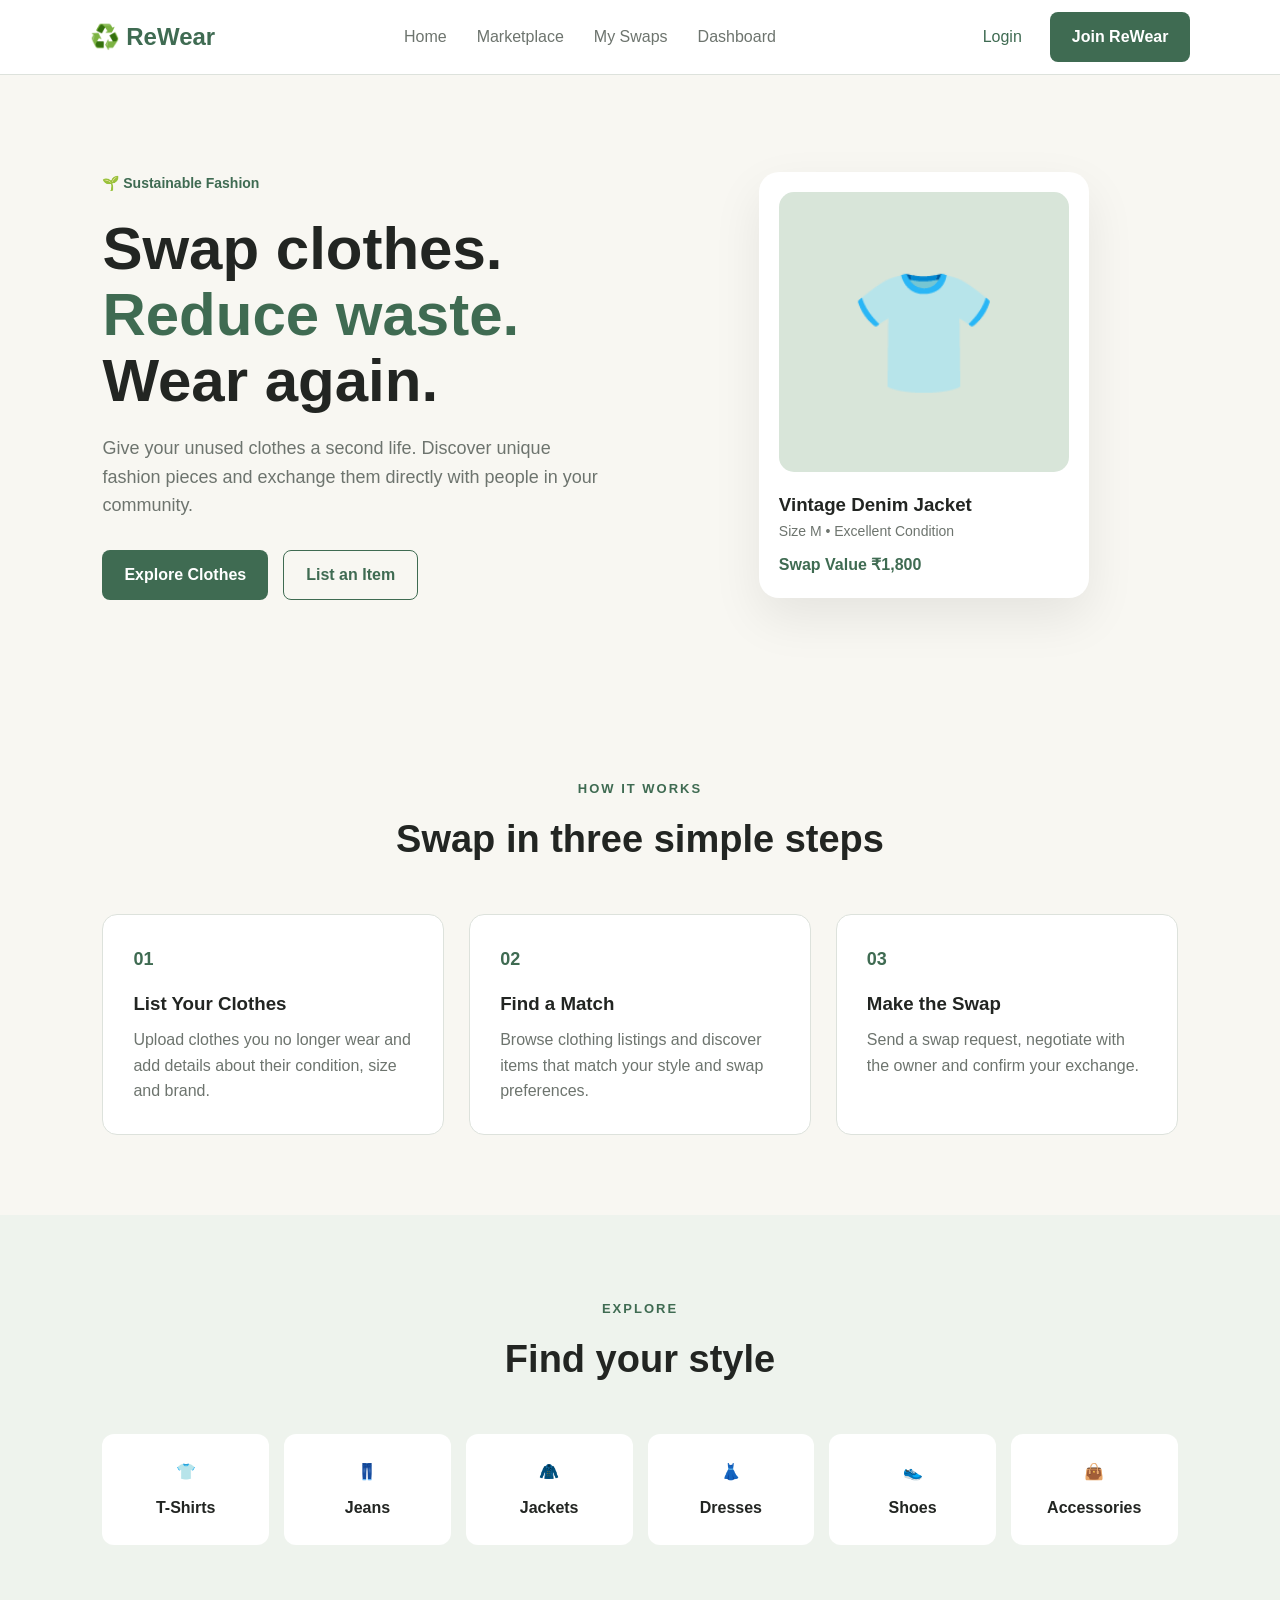
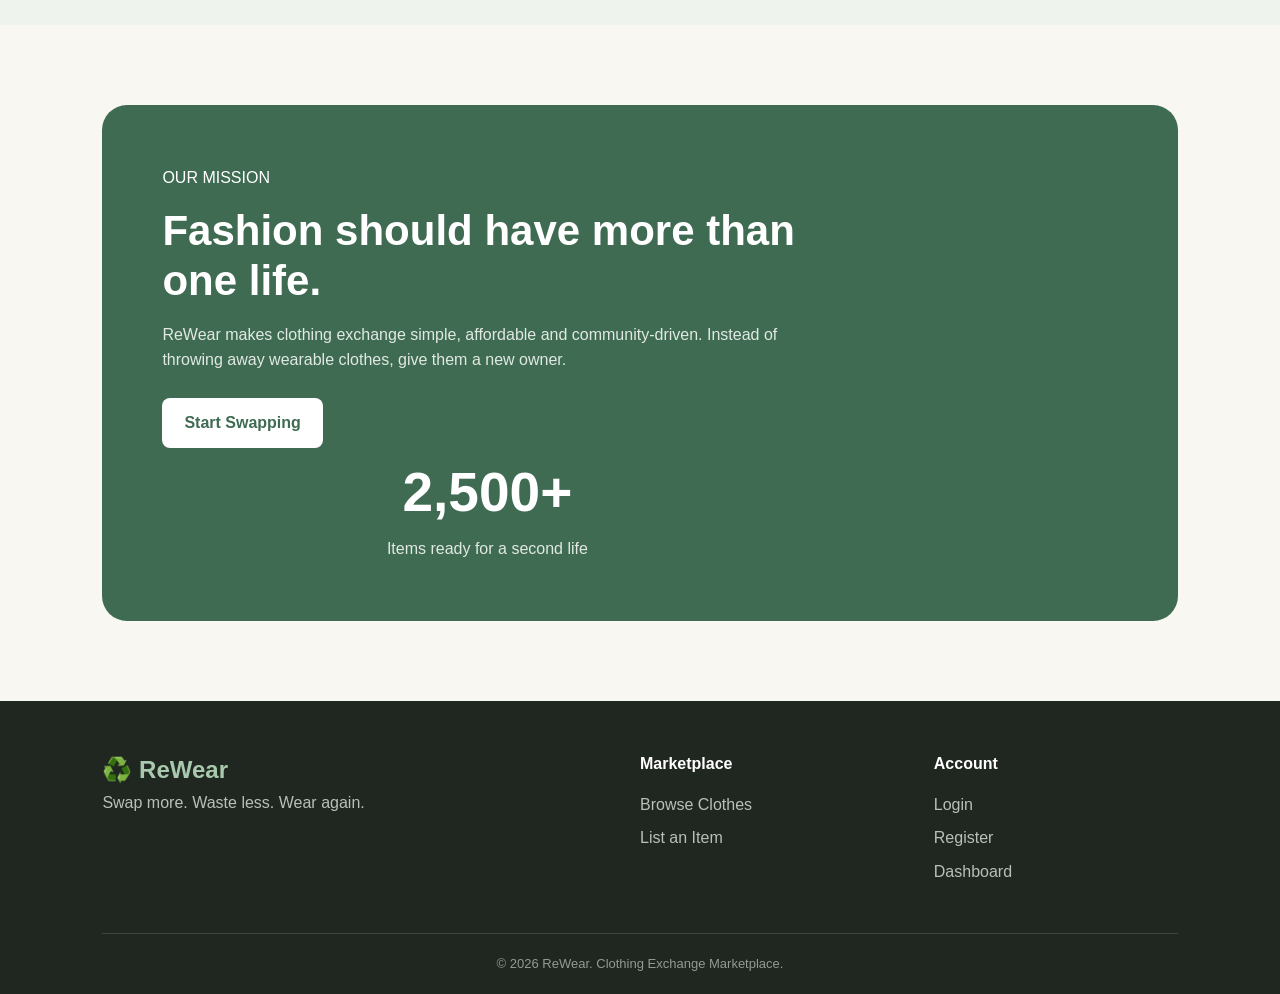
<file: index.html>
<!DOCTYPE html>
<html lang="en">

<head>
    <meta charset="UTF-8">
    <meta name="viewport" content="width=device-width, initial-scale=1.0">

    <title>ReWear | Clothing Exchange Marketplace</title>

    <link rel="stylesheet" href="css/style.css">
    <link rel="stylesheet" href="css/responsive.css">
</head>

<body>

    <!-- Navigation -->

    <header class="navbar">

        <div class="logo">
            ♻️ ReWear
        </div>

        <nav>
            <a href="index.html">Home</a>
            <a href="marketplace.html">Marketplace</a>
            <a href="swap-requests.html">My Swaps</a>
            <a href="dashboard.html">Dashboard</a>
        </nav>

        <div class="nav-buttons">
            <a href="login.html" class="login-btn">
                Login
            </a>

            <a href="register.html" class="primary-btn">
                Join ReWear
            </a>
        </div>

    </header>


    <!-- Hero Section -->

    <section class="hero">

        <div class="hero-content">

            <span class="tag">
                🌱 Sustainable Fashion
            </span>

            <h1>
                Swap clothes.
                <span>Reduce waste.</span>
                Wear again.
            </h1>

            <p>
                Give your unused clothes a second life.
                Discover unique fashion pieces and exchange
                them directly with people in your community.
            </p>

            <div class="hero-buttons">

                <a href="marketplace.html"
                   class="primary-btn">
                    Explore Clothes
                </a>

                <a href="create-listing.html"
                   class="secondary-btn">
                    List an Item
                </a>

            </div>

        </div>


        <div class="hero-image">

            <div class="fashion-card">

                <div class="clothing-image">
                    👕
                </div>

                <h3>
                    Vintage Denim Jacket
                </h3>

                <p>
                    Size M • Excellent Condition
                </p>

                <strong>
                    Swap Value ₹1,800
                </strong>

            </div>

        </div>

    </section>


    <!-- How It Works -->

    <section class="section">

        <div class="section-title">

            <span>HOW IT WORKS</span>

            <h2>
                Swap in three simple steps
            </h2>

        </div>


        <div class="steps">

            <div class="step-card">

                <div class="step-number">
                    01
                </div>

                <h3>
                    List Your Clothes
                </h3>

                <p>
                    Upload clothes you no longer wear
                    and add details about their condition,
                    size and brand.
                </p>

            </div>


            <div class="step-card">

                <div class="step-number">
                    02
                </div>

                <h3>
                    Find a Match
                </h3>

                <p>
                    Browse clothing listings and discover
                    items that match your style and
                    swap preferences.
                </p>

            </div>


            <div class="step-card">

                <div class="step-number">
                    03
                </div>

                <h3>
                    Make the Swap
                </h3>

                <p>
                    Send a swap request, negotiate with
                    the owner and confirm your exchange.
                </p>

            </div>

        </div>

    </section>


    <!-- Categories -->

    <section class="section category-section">

        <div class="section-title">

            <span>EXPLORE</span>

            <h2>
                Find your style
            </h2>

        </div>


        <div class="category-grid">

            <a href="marketplace.html"
               class="category-card">

                👕
                <h3>T-Shirts</h3>

            </a>


            <a href="marketplace.html"
               class="category-card">

                👖
                <h3>Jeans</h3>

            </a>


            <a href="marketplace.html"
               class="category-card">

                🧥
                <h3>Jackets</h3>

            </a>


            <a href="marketplace.html"
               class="category-card">

                👗
                <h3>Dresses</h3>

            </a>


            <a href="marketplace.html"
               class="category-card">

                👟
                <h3>Shoes</h3>

            </a>


            <a href="marketplace.html"
               class="category-card">

                👜
                <h3>Accessories</h3>

            </a>

        </div>

    </section>


    <!-- Sustainability -->

    <section class="impact">

        <div>

            <span>
                OUR MISSION
            </span>

            <h2>
                Fashion should have
                more than one life.
            </h2>

            <p>
                ReWear makes clothing exchange simple,
                affordable and community-driven.
                Instead of throwing away wearable clothes,
                give them a new owner.
            </p>

            <a href="marketplace.html"
               class="primary-btn">
                Start Swapping
            </a>

        </>

        <div class="impact-number">

            <strong>
                2,500+
            </strong>

            <span>
                Items ready for a second life
            </span>

        </div>

    </section>


    <!-- Footer -->

    <footer>

        <div class="footer-content">

            <div>
                <h2>♻️ ReWear</h2>

                <p>
                    Swap more. Waste less.
                    Wear again.
                </p>
            </div>


            <div>

                <h4>Marketplace</h4>

                <a href="marketplace.html">
                    Browse Clothes
                </a>

                <a href="create-listing.html">
                    List an Item
                </a>

            </div>


            <div>

                <h4>Account</h4>

                <a href="login.html">
                    Login
                </a>

                <a href="register.html">
                    Register
                </a>

                <a href="dashboard.html">
                    Dashboard
                </a>

            </div>

        </div>


        <div class="copyright">

            © 2026 ReWear. Clothing Exchange Marketplace.

        </div>

    </footer>


</body>

</html>
</file>
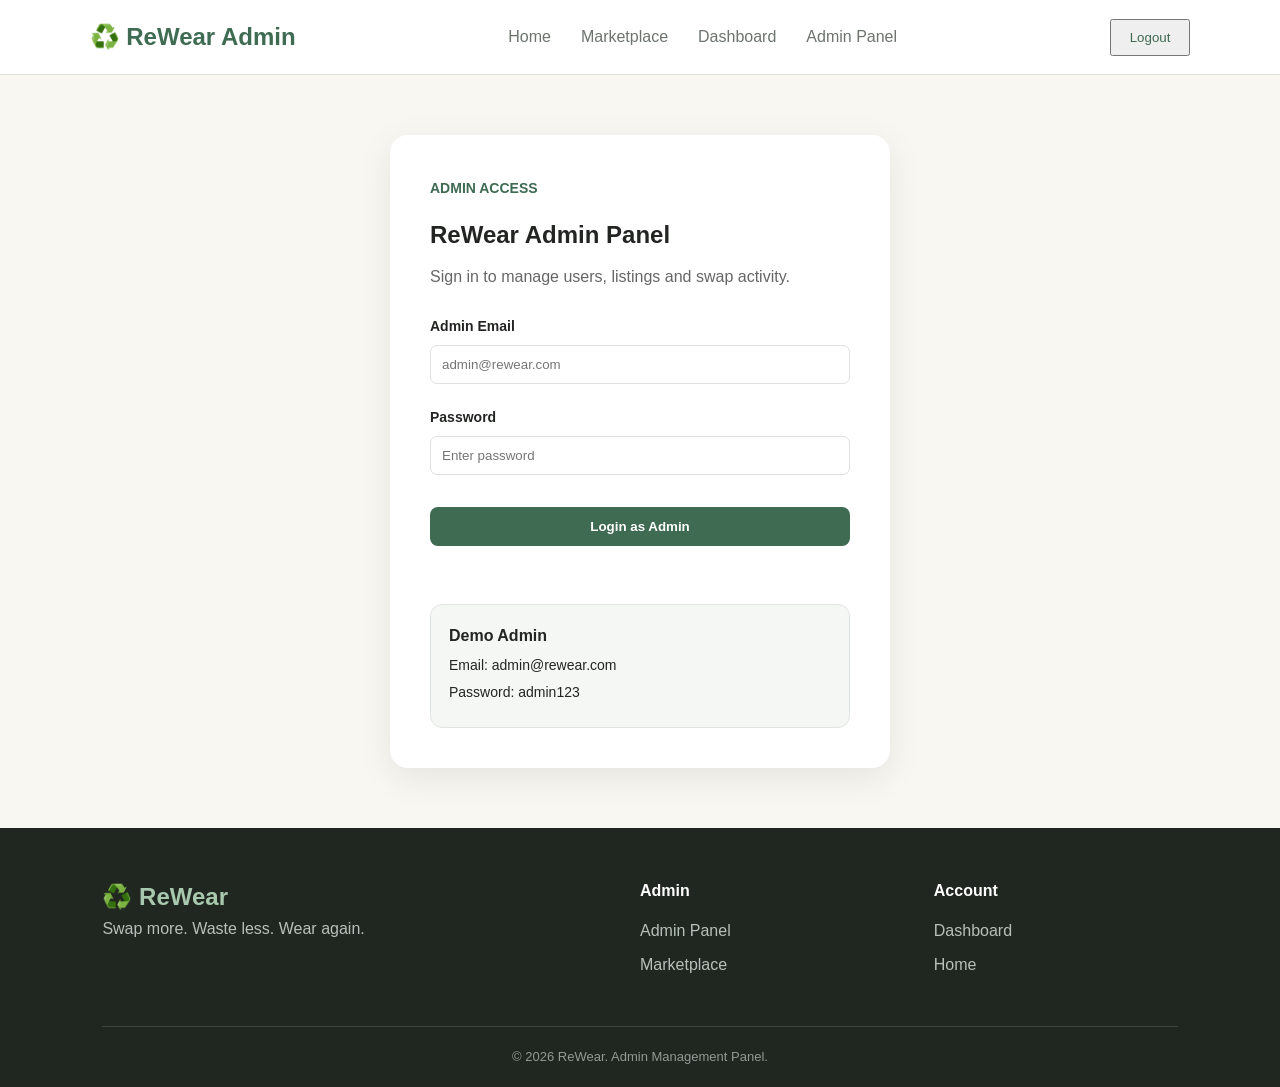
<file: admin.html>
<!DOCTYPE html>
<html lang="en">

<head>

    <meta charset="UTF-8">

    <meta
        name="viewport"
        content="width=device-width, initial-scale=1.0"
    >

    <title>Admin Panel | ReWear</title>

    <link
        rel="stylesheet"
        href="css/style.css"
    >

    <link
        rel="stylesheet"
        href="css/responsive.css"
    >

</head>


<body>

    <!-- Navigation -->

    <header class="navbar">

        <div class="logo">
            ♻️ ReWear Admin
        </div>

        <nav>

            <a href="index.html">
                Home
            </a>

            <a href="marketplace.html">
                Marketplace
            </a>

            <a href="dashboard.html">
                Dashboard
            </a>

            <a href="admin.html">
                Admin Panel
            </a>

        </nav>

        <div class="nav-buttons">

            <button
                class="login-btn"
                onclick="adminLogout()"
            >
                Logout
            </button>

        </div>

    </header>


    <!-- Admin Login -->

    <section
        id="adminLogin"
        class="admin-login-section"
    >

        <div class="admin-login-card">

            <span class="tag">
                ADMIN ACCESS
            </span>

            <h1>
                ReWear Admin Panel
            </h1>

            <p>
                Sign in to manage users, listings
                and swap activity.
            </p>


            <form id="adminLoginForm">

                <div class="filter-group">

                    <label for="adminEmail">
                        Admin Email
                    </label>

                    <input
                        type="email"
                        id="adminEmail"
                        placeholder="admin@rewear.com"
                        required
                    >

                </div>


                <div class="filter-group">

                    <label for="adminPassword">
                        Password
                    </label>

                    <input
                        type="password"
                        id="adminPassword"
                        placeholder="Enter password"
                        required
                    >

                </div>


                <button
                    type="submit"
                    class="primary-btn"
                >
                    Login as Admin
                </button>


                <p
                    id="adminLoginMessage"
                    class="form-message"
                ></p>

            </form>


            <!-- Demo Credentials -->

            <div class="admin-demo-info">

                <strong>
                    Demo Admin
                </strong>

                <p>
                    Email: admin@rewear.com
                </p>

                <p>
                    Password: admin123
                </p>

            </div>

        </div>

    </section>


    <!-- Admin Dashboard -->

    <main
        id="adminDashboard"
        class="admin-dashboard hidden"
    >


        <!-- Admin Header -->

        <section class="admin-header">

            <div>

                <span class="tag">
                    ADMIN DASHBOARD
                </span>

                <h1>
                    ReWear Management Panel
                </h1>

                <p>
                    Monitor marketplace activity
                    and manage the ReWear community.
                </p>

            </div>

        </section>


        <!-- Statistics -->

        <section class="admin-stats">


            <!-- Users -->

            <div class="admin-stat-card">

                <span>
                    👥
                </span>

                <h2 id="totalUsers">
                    0
                </h2>

                <p>
                    Total Users
                </p>

            </div>


            <!-- Listings -->

            <div class="admin-stat-card">

                <span>
                    👕
                </span>

                <h2 id="totalListings">
                    0
                </h2>

                <p>
                    Total Listings
                </p>

            </div>


            <!-- Swaps -->

            <div class="admin-stat-card">

                <span>
                    🔄
                </span>

                <h2 id="totalSwaps">
                    0
                </h2>

                <p>
                    Total Swaps
                </p>

            </div>


            <!-- Completed -->

            <div class="admin-stat-card">

                <span>
                    ✅
                </span>

                <h2 id="completedSwaps">
                    0
                </h2>

                <p>
                    Completed Swaps
                </p>

            </div>

        </section>


        <!-- Users -->

        <section class="admin-section">

            <div class="admin-section-header">

                <div>

                    <span class="section-label">
                        USER MANAGEMENT
                    </span>

                    <h2>
                        Registered Users
                    </h2>

                </div>

            </div>


            <div class="admin-table-wrapper">

                <table class="admin-table">

                    <thead>

                        <tr>

                            <th>
                                Name
                            </th>

                            <th>
                                Email
                            </th>

                            <th>
                                Location
                            </th>

                            <th>
                                Listings
                            </th>

                            <th>
                                Action
                            </th>

                        </tr>

                    </thead>


                    <tbody id="usersTableBody">
                    </tbody>

                </table>

            </div>

        </section>


        <!-- Clothing Listings -->

        <section class="admin-section">

            <div class="admin-section-header">

                <div>

                    <span class="section-label">
                        LISTING MANAGEMENT
                    </span>

                    <h2>
                        Clothing Listings
                    </h2>

                </div>

            </div>


            <div class="admin-table-wrapper">

                <table class="admin-table">

                    <thead>

                        <tr>

                            <th>
                                Item
                            </th>

                            <th>
                                Owner
                            </th>

                            <th>
                                Category
                            </th>

                            <th>
                                Location
                            </th>

                            <th>
                                Value
                            </th>

                            <!-- NEW -->

                            <th>
                                Status
                            </th>

                            <th>
                                Action
                            </th>

                        </tr>

                    </thead>


                    <tbody id="listingsTableBody">
                    </tbody>

                </table>

            </div>

        </section>


        <!-- Swap Requests -->

        <section class="admin-section">

            <div class="admin-section-header">

                <div>

                    <span class="section-label">
                        SWAP MANAGEMENT
                    </span>

                    <h2>
                        Swap Requests
                    </h2>

                </div>

            </div>


            <div class="admin-table-wrapper">

                <table class="admin-table">

                    <thead>

                        <tr>

                            <th>
                                Requester
                            </th>

                            <th>
                                Owner
                            </th>

                            <th>
                                Offered Item
                            </th>

                            <th>
                                Requested Item
                            </th>

                            <th>
                                Status
                            </th>

                            <th>
                                Action
                            </th>

                        </tr>

                    </thead>


                    <tbody id="swapsTableBody">
                    </tbody>

                </table>

            </div>

        </section>


        <!-- Analytics -->

        <section class="admin-section">

            <div class="admin-section-header">

                <div>

                    <span class="section-label">
                        ANALYTICS
                    </span>

                    <h2>
                        Marketplace Overview
                    </h2>

                </div>

            </div>


            <div class="analytics-grid">


                <!-- Available Listings -->

                <div class="analytics-card">

                    <h3>
                        Available Listings
                    </h3>

                    <p id="availableListings">
                        0
                    </p>

                </div>


                <!-- Pending Swaps -->

                <div class="analytics-card">

                    <h3>
                        Pending Requests
                    </h3>

                    <p id="pendingSwaps">
                        0
                    </p>

                </div>


                <!-- Accepted Swaps -->

                <div class="analytics-card">

                    <h3>
                        Accepted Swaps
                    </h3>

                    <p id="acceptedSwaps">
                        0
                    </p>

                </div>


                <!-- Disputed Swaps -->

                <div class="analytics-card">

                    <h3>
                        Disputed Swaps
                    </h3>

                    <p id="disputedSwaps">
                        0
                    </p>

                </div>

            </div>

        </section>

    </main>


    <!-- Footer -->

    <footer>

        <div class="footer-content">


            <!-- Brand -->

            <div>

                <h2>
                    ♻️ ReWear
                </h2>

                <p>
                    Swap more. Waste less.
                    Wear again.
                </p>

            </div>


            <!-- Admin -->

            <div>

                <h4>
                    Admin
                </h4>

                <a href="admin.html">
                    Admin Panel
                </a>

                <a href="marketplace.html">
                    Marketplace
                </a>

            </div>


            <!-- Account -->

            <div>

                <h4>
                    Account
                </h4>

                <a href="dashboard.html">
                    Dashboard
                </a>

                <a href="index.html">
                    Home
                </a>

            </div>

        </div>


        <div class="copyright">

            © 2026 ReWear. Admin Management Panel.

        </div>

    </footer>


    <!-- JavaScript -->

    <script src="js/admin.js"></script>

</body>

</html>
</file>
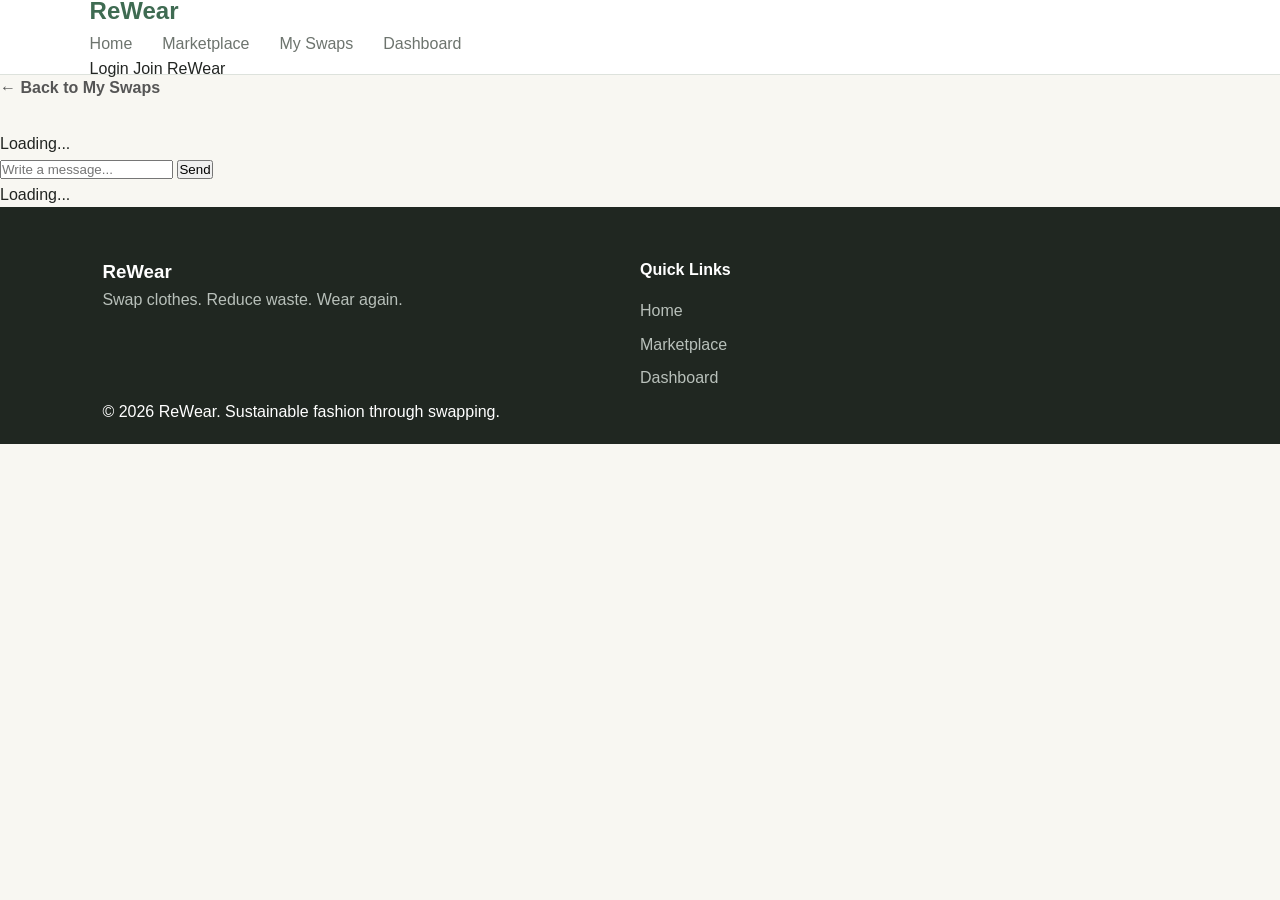
<file: chat.html>
<!DOCTYPE html>
<html lang="en">

<head>

    <meta charset="UTF-8">

    <meta name="viewport"
          content="width=device-width, initial-scale=1.0">

    <title>Swap Chat | ReWear</title>

    <link rel="stylesheet"
          href="css/style.css">

    <link rel="stylesheet"
          href="css/responsive.css">

</head>


<body>


    <!-- Navbar -->

    <header class="navbar">

        <div class="container nav-container">


            <a href="index.html"
               class="logo">

                ReWear

            </a>


            <nav class="nav-links">

                <a href="index.html">
                    Home
                </a>

                <a href="marketplace.html">
                    Marketplace
                </a>

                <a href="swap-requests.html">
                    My Swaps
                </a>

                <a href="dashboard.html">
                    Dashboard
                </a>

            </nav>


            <div class="nav-actions">

                <a href="login.html"
                   class="btn btn-outline">

                    Login

                </a>

                <a href="register.html"
                   class="btn btn-primary">

                    Join ReWear

                </a>

            </div>


        </div>

    </header>



    <!-- Chat Page -->

    <main class="chat-page">


        <div class="container">


            <a href="swap-requests.html"
               class="back-link">

                ← Back to My Swaps

            </a>



            <div class="chat-layout">


                <!-- Chat Header + Messages -->

                <section class="chat-container">


                    <div id="chatHeader"
                         class="chat-header">

                        Loading...

                    </div>



                    <div id="chatMessages"
                         class="chat-messages">

                    </div>



                    <form id="chatForm"
                          class="chat-form">


                        <input
                            type="text"
                            id="messageInput"
                            placeholder="Write a message..."
                            autocomplete="off"
                            required>


                        <button
                            type="submit"
                            class="btn btn-primary">

                            Send

                        </button>


                    </form>


                </section>



                <!-- Swap Information -->

                <aside id="swapSummary"
                       class="swap-summary">

                    Loading...

                </aside>


            </div>

        </div>

    </main>



    <!-- Footer -->

    <footer class="footer">


        <div class="container footer-content">


            <div>

                <h3>ReWear</h3>

                <p>
                    Swap clothes.
                    Reduce waste.
                    Wear again.
                </p>

            </div>


            <div>

                <h4>Quick Links</h4>

                <a href="index.html">
                    Home
                </a>

                <a href="marketplace.html">
                    Marketplace
                </a>

                <a href="dashboard.html">
                    Dashboard
                </a>

            </div>


        </div>


        <div class="footer-bottom">

            <p>
                © 2026 ReWear.
                Sustainable fashion through swapping.
            </p>

        </div>


    </footer>



    <script src="js/chat.js"></script>

</body>

</html>
</file>
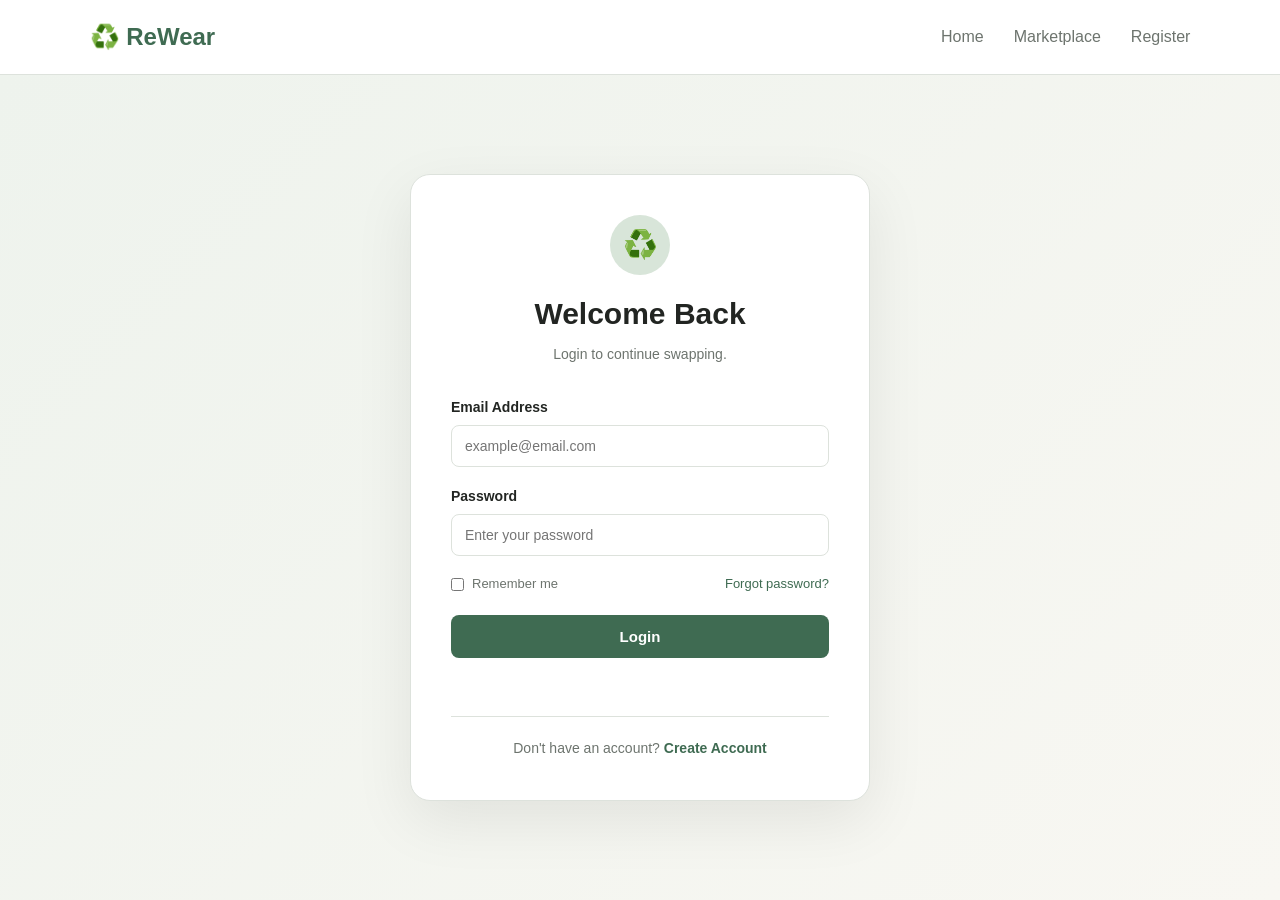
<file: dashboard.html>
<!DOCTYPE html>
<html lang="en">

<head>

    <meta charset="UTF-8">

    <meta name="viewport"
          content="width=device-width, initial-scale=1.0">

    <title>Dashboard | ReWear</title>

    <link rel="stylesheet"
          href="css/style.css">

    <link rel="stylesheet"
          href="css/responsive.css">

</head>


<body>

    <!-- Navigation -->

    <header class="navbar">

        <div class="logo">
            ♻️ ReWear
        </div>


        <nav>

            <a href="index.html">
                Home
            </a>

            <a href="marketplace.html">
                Marketplace
            </a>

            <a href="swap-requests.html">
                My Swaps
            </a>

            <a href="dashboard.html">
                Dashboard
            </a>

        </nav>


        <div class="nav-buttons">

            <button
                id="logoutBtn"
                class="secondary-btn">

                Logout

            </button>

        </div>

    </header>



    <!-- Dashboard -->

    <main class="dashboard-page">


        <!-- Welcome -->

        <section class="dashboard-welcome">

            <div>

                <span class="tag">
                    MY DASHBOARD
                </span>

                <h1 id="welcomeName">
                    Welcome back 👋
                </h1>

                <p>
                    Manage your clothing listings,
                    swaps and ReWear profile.
                </p>

            </div>


            <button
                id="openListingModal"
                class="primary-btn">

                + List Clothing

            </button>

        </section>



        <!-- Statistics -->

        <section class="dashboard-stats">


            <div class="stat-card">

                <div class="stat-icon">
                    👕
                </div>

                <div>

                    <span>
                        My Listings
                    </span>

                    <strong id="listingCount">
                        0
                    </strong>

                </div>

            </div>


            <div class="stat-card">

                <div class="stat-icon">
                    🔄
                </div>

                <div>

                    <span>
                        Active Swaps
                    </span>

                    <strong>
                        0
                    </strong>

                </div>

            </div>


            <div class="stat-card">

                <div class="stat-icon">
                    ✅
                </div>

                <div>

                    <span>
                        Completed Swaps
                    </span>

                    <strong>
                        0
                    </strong>

                </div>

            </div>


            <div class="stat-card">

                <div class="stat-icon">
                    📍
                </div>

                <div>

                    <span>
                        Location
                    </span>

                    <strong id="userLocation">
                        -
                    </strong>

                </div>

            </div>


        </section>



        <!-- Dashboard Content -->

        <section class="dashboard-content">


            <!-- My Listings -->

            <div class="dashboard-main">

                <div class="dashboard-section-header">

                    <div>

                        <h2>
                            My Clothing Listings
                        </h2>

                        <p>
                            Items currently available
                            for swapping.
                        </p>

                    </div>


                    <button
                        id="openListingModal2"
                        class="secondary-btn">

                        + Add Item

                    </button>

                </div>


                <div
                    id="myListings"
                    class="my-listings">

                </div>


                <div
                    id="emptyListings"
                    class="empty-state">

                    <div>
                        👕
                    </div>

                    <h3>
                        No listings yet
                    </h3>

                    <p>
                        Add your first clothing item
                        and start swapping.
                    </p>

                    <button
                        id="emptyAddBtn"
                        class="primary-btn">

                        Add Clothing

                    </button>

                </div>

            </div>



            <!-- Profile -->

            <aside class="profile-card">

                <div class="profile-avatar">
                    👤
                </div>


                <h3 id="profileName">
                    User
                </h3>


                <p id="profileEmail">
                    user@example.com
                </p>


                <div class="profile-detail">

                    <span>
                        📍 Location
                    </span>

                    <strong id="profileLocation">
                        -
                    </strong>

                </div>


                <div class="profile-detail">

                    <span>
                        📅 Member Since
                    </span>

                    <strong id="profileJoined">
                        -
                    </strong>

                </div>


                <a
                    href="marketplace.html"
                    class="primary-btn profile-btn">

                    Browse Marketplace

                </a>

            </aside>


        </section>

    </main>



    <!-- Add Listing Modal -->

    <div
        id="listingModal"
        class="modal-overlay hidden">


        <div class="listing-modal">


            <div class="modal-header">

                <div>

                    <h2>
                        List Your Clothing
                    </h2>

                    <p>
                        Add details about your item.
                    </p>

                </div>


                <button
                    id="closeModal"
                    class="close-modal">

                    ×

                </button>

            </div>



            <form id="listingForm">


                <!-- Item Name -->

                <div class="form-group">

                    <label for="itemName">
                        Clothing Name
                    </label>

                    <input
                        type="text"
                        id="itemName"
                        placeholder="Example: Zara Denim Jacket"
                        required
                    >

                </div>



                <!-- Brand + Category -->

                <div class="form-row">


                    <div class="form-group">

                        <label for="itemBrand">
                            Brand
                        </label>

                        <input
                            type="text"
                            id="itemBrand"
                            placeholder="Example: Zara"
                            required
                        >

                    </div>


                    <div class="form-group">

                        <label for="itemCategory">
                            Category
                        </label>

                        <select
                            id="itemCategory"
                            required>

                            <option value="">
                                Select Category
                            </option>

                            <option value="T-Shirt">
                                T-Shirt
                            </option>

                            <option value="Jeans">
                                Jeans
                            </option>

                            <option value="Jacket">
                                Jacket
                            </option>

                            <option value="Dress">
                                Dress
                            </option>

                            <option value="Shirt">
                                Shirt
                            </option>

                            <option value="Kurta">
                                Kurta
                            </option>

                            <option value="Shoes">
                                Shoes
                            </option>

                        </select>

                    </div>

                </div>



                <!-- Size + Condition -->

                <div class="form-row">


                    <div class="form-group">

                        <label for="itemSize">
                            Size
                        </label>

                        <select
                            id="itemSize"
                            required>

                            <option value="">
                                Select Size
                            </option>

                            <option value="XS">
                                XS
                            </option>

                            <option value="S">
                                S
                            </option>

                            <option value="M">
                                M
                            </option>

                            <option value="L">
                                L
                            </option>

                            <option value="XL">
                                XL
                            </option>

                        </select>

                    </div>


                    <div class="form-group">

                        <label for="itemCondition">
                            Condition
                        </label>

                        <select
                            id="itemCondition"
                            required>

                            <option value="">
                                Select Condition
                            </option>

                            <option value="Like New">
                                Like New
                            </option>

                            <option value="Excellent">
                                Excellent
                            </option>

                            <option value="Good">
                                Good
                            </option>

                        </select>

                    </div>

                </div>



                <!-- Location -->

                <div class="form-group">

                    <label for="itemLocation">
                        Location
                    </label>

                    <select
                        id="itemLocation"
                        required>

                        <option value="">
                            Select Location
                        </option>

                        <option value="Mumbai">
                            Mumbai
                        </option>

                        <option value="Pune">
                            Pune
                        </option>

                        <option value="Nashik">
                            Nashik
                        </option>

                        <option value="Thane">
                            Thane
                        </option>

                        <option value="Bengaluru">
                            Bengaluru
                        </option>

                    </select>

                </div>



                <!-- Value -->

                <div class="form-group">

                    <label for="itemValue">
                        Estimated Swap Value (₹)
                    </label>

                    <input
                        type="number"
                        id="itemValue"
                        placeholder="Example: 1500"
                        min="100"
                        required
                    >

                    <small>
                        Enter a reasonable estimated
                        exchange value.
                    </small>

                </div>



                <!-- Description -->

                <div class="form-group">

                    <label for="itemDescription">
                        Description
                    </label>

                    <textarea
                        id="itemDescription"
                        rows="4"
                        placeholder="Describe the item, fabric, fit and usage..."
                        required>
                    </textarea>

                </div>



                <!-- Form Message -->

                <div
                    id="listingMessage"
                    class="form-message">
                </div>



                <!-- Buttons -->

                <div class="modal-buttons">

                    <button
                        type="button"
                        id="cancelListing"
                        class="secondary-btn">

                        Cancel

                    </button>


                    <button
                        type="submit"
                        class="primary-btn">

                        Save Listing

                    </button>

                </div>


            </form>

        </div>

    </div>



    <script src="js/listing.js"></script>

</body>

</html>
</file>
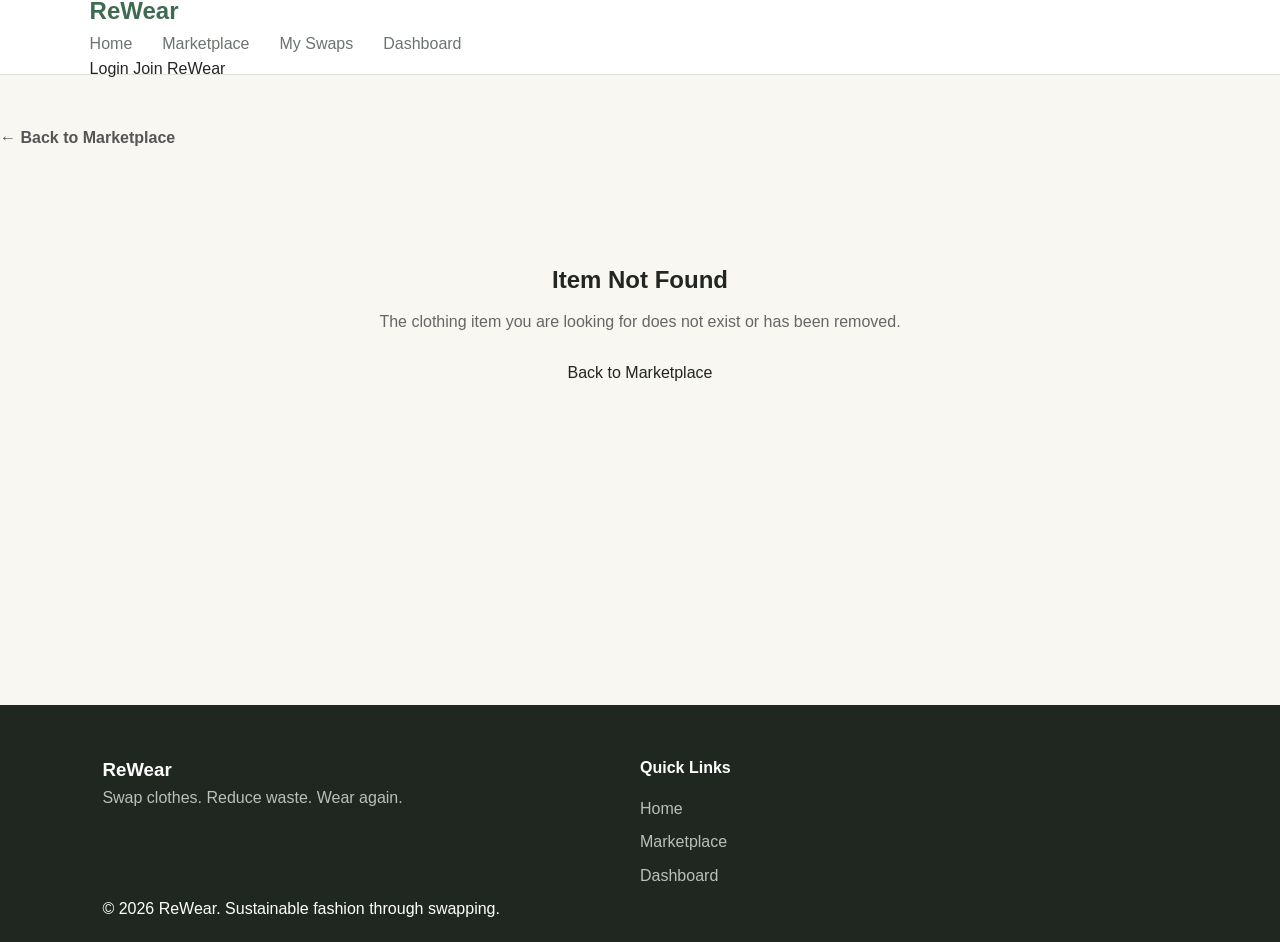
<file: item-details.html>
<!DOCTYPE html>
<html lang="en">
<head>
    <meta charset="UTF-8">
    <meta name="viewport" content="width=device-width, initial-scale=1.0">

    <title>Item Details | ReWear</title>

    <link rel="stylesheet" href="css/style.css">
    <link rel="stylesheet" href="css/responsive.css">
</head>

<body>

    <!-- Navbar -->
    <header class="navbar">
        <div class="container nav-container">

            <a href="index.html" class="logo">
                ReWear
            </a>

            <nav class="nav-links">
                <a href="index.html">Home</a>
                <a href="marketplace.html">Marketplace</a>
                <a href="swap-requests.html">My Swaps</a>
                <a href="dashboard.html">Dashboard</a>
            </nav>

            <div class="nav-actions">
                <a href="login.html" class="btn btn-outline">Login</a>
                <a href="register.html" class="btn btn-primary">Join ReWear</a>
            </div>

        </div>
    </header>


    <!-- Item Details -->
    <main class="item-details-page">

        <div class="container">

            <!-- Back -->
            <a href="marketplace.html" class="back-link">
                ← Back to Marketplace
            </a>

            <!-- Details will be inserted by JavaScript -->
            <section id="itemDetails">

                <div class="loading-message">
                    Loading item details...
                </div>

            </section>

        </div>

    </main>


    <!-- Footer -->
    <footer class="footer">

        <div class="container footer-content">

            <div>
                <h3>ReWear</h3>
                <p>
                    Swap clothes. Reduce waste. Wear again.
                </p>
            </div>

            <div>
                <h4>Quick Links</h4>
                <a href="index.html">Home</a>
                <a href="marketplace.html">Marketplace</a>
                <a href="dashboard.html">Dashboard</a>
            </div>

        </div>

        <div class="footer-bottom">
            <p>© 2026 ReWear. Sustainable fashion through swapping.</p>
        </div>

    </footer>


    <script src="js/data.js"></script>
    <script src="js/item-details.js"></script>

</body>
</html>
</file>
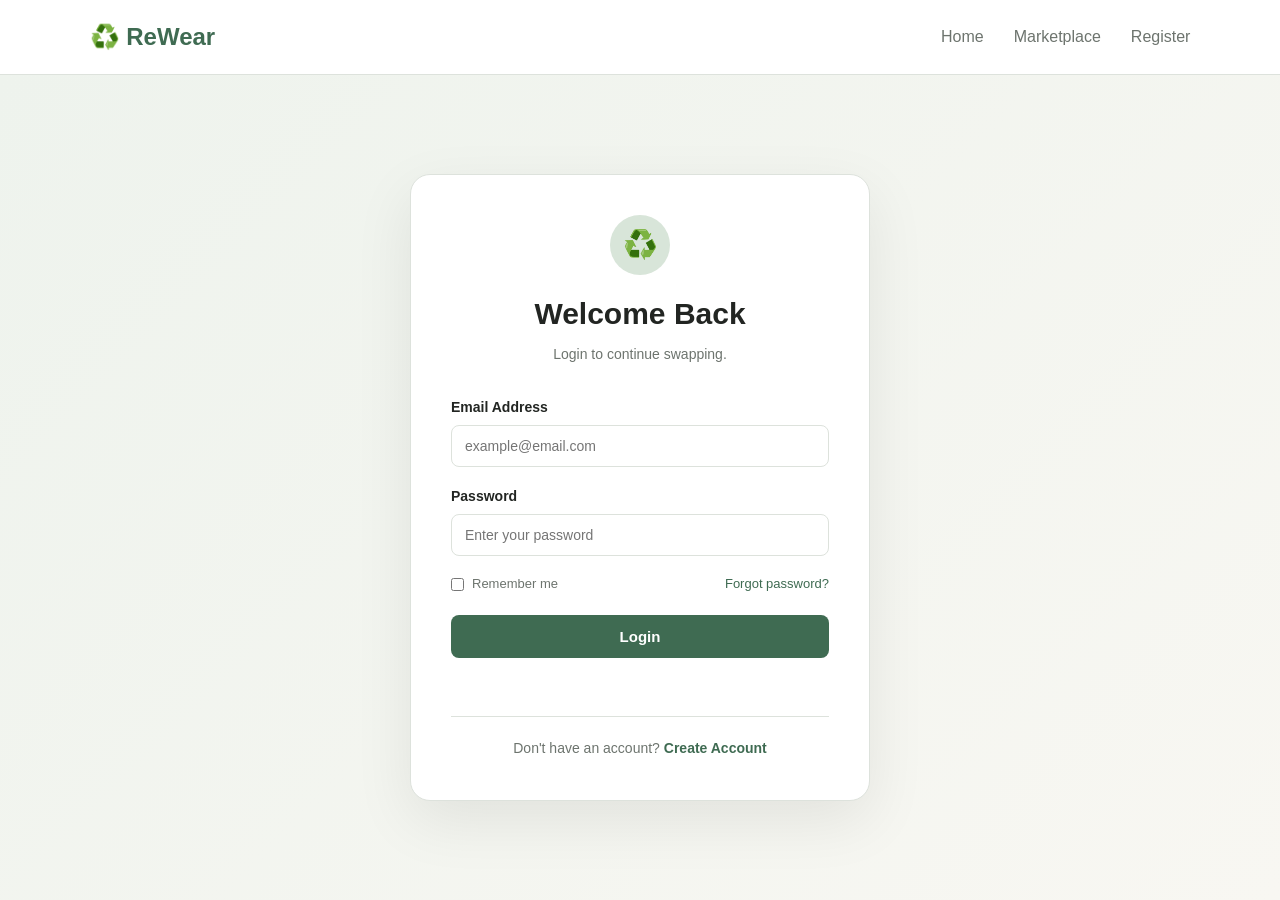
<file: login.html>
<!DOCTYPE html>
<html lang="en">

<head>

    <meta charset="UTF-8">

    <meta name="viewport"
          content="width=device-width, initial-scale=1.0">

    <title>Login | ReWear</title>

    <link rel="stylesheet"
          href="css/style.css">

    <link rel="stylesheet"
          href="css/responsive.css">

</head>


<body>


    <!-- Navigation -->

    <header class="navbar">

        <div class="logo">
            ♻️ ReWear
        </div>


        <nav>

            <a href="index.html">
                Home
            </a>

            <a href="marketplace.html">
                Marketplace
            </a>

            <a href="register.html">
                Register
            </a>

        </nav>

    </header>



    <!-- Login -->

    <main class="auth-page">

        <div class="auth-card">

            <div class="auth-header">

                <div class="auth-icon">
                    ♻️
                </div>

                <h1>
                    Welcome Back
                </h1>

                <p>
                    Login to continue swapping.
                </p>

            </div>



            <form id="loginForm">


                <div class="form-group">

                    <label for="loginEmail">
                        Email Address
                    </label>

                    <input
                        type="email"
                        id="loginEmail"
                        placeholder="example@email.com"
                        required
                    >

                </div>



                <div class="form-group">

                    <label for="loginPassword">
                        Password
                    </label>

                    <input
                        type="password"
                        id="loginPassword"
                        placeholder="Enter your password"
                        required
                    >

                </div>



                <div class="login-options">

                    <label class="checkbox-row">

                        <input
                            type="checkbox"
                            id="rememberMe"
                        >

                        <span>
                            Remember me
                        </span>

                    </label>


                    <a href="#">
                        Forgot password?
                    </a>

                </div>



                <button
                    type="submit"
                    class="auth-submit">

                    Login

                </button>



                <div
                    id="loginMessage"
                    class="form-message">
                </div>


            </form>



            <div class="auth-footer">

                Don't have an account?

                <a href="register.html">
                    Create Account
                </a>

            </div>

        </div>

    </main>


    <script src="js/auth.js"></script>

</body>

</html>
</file>
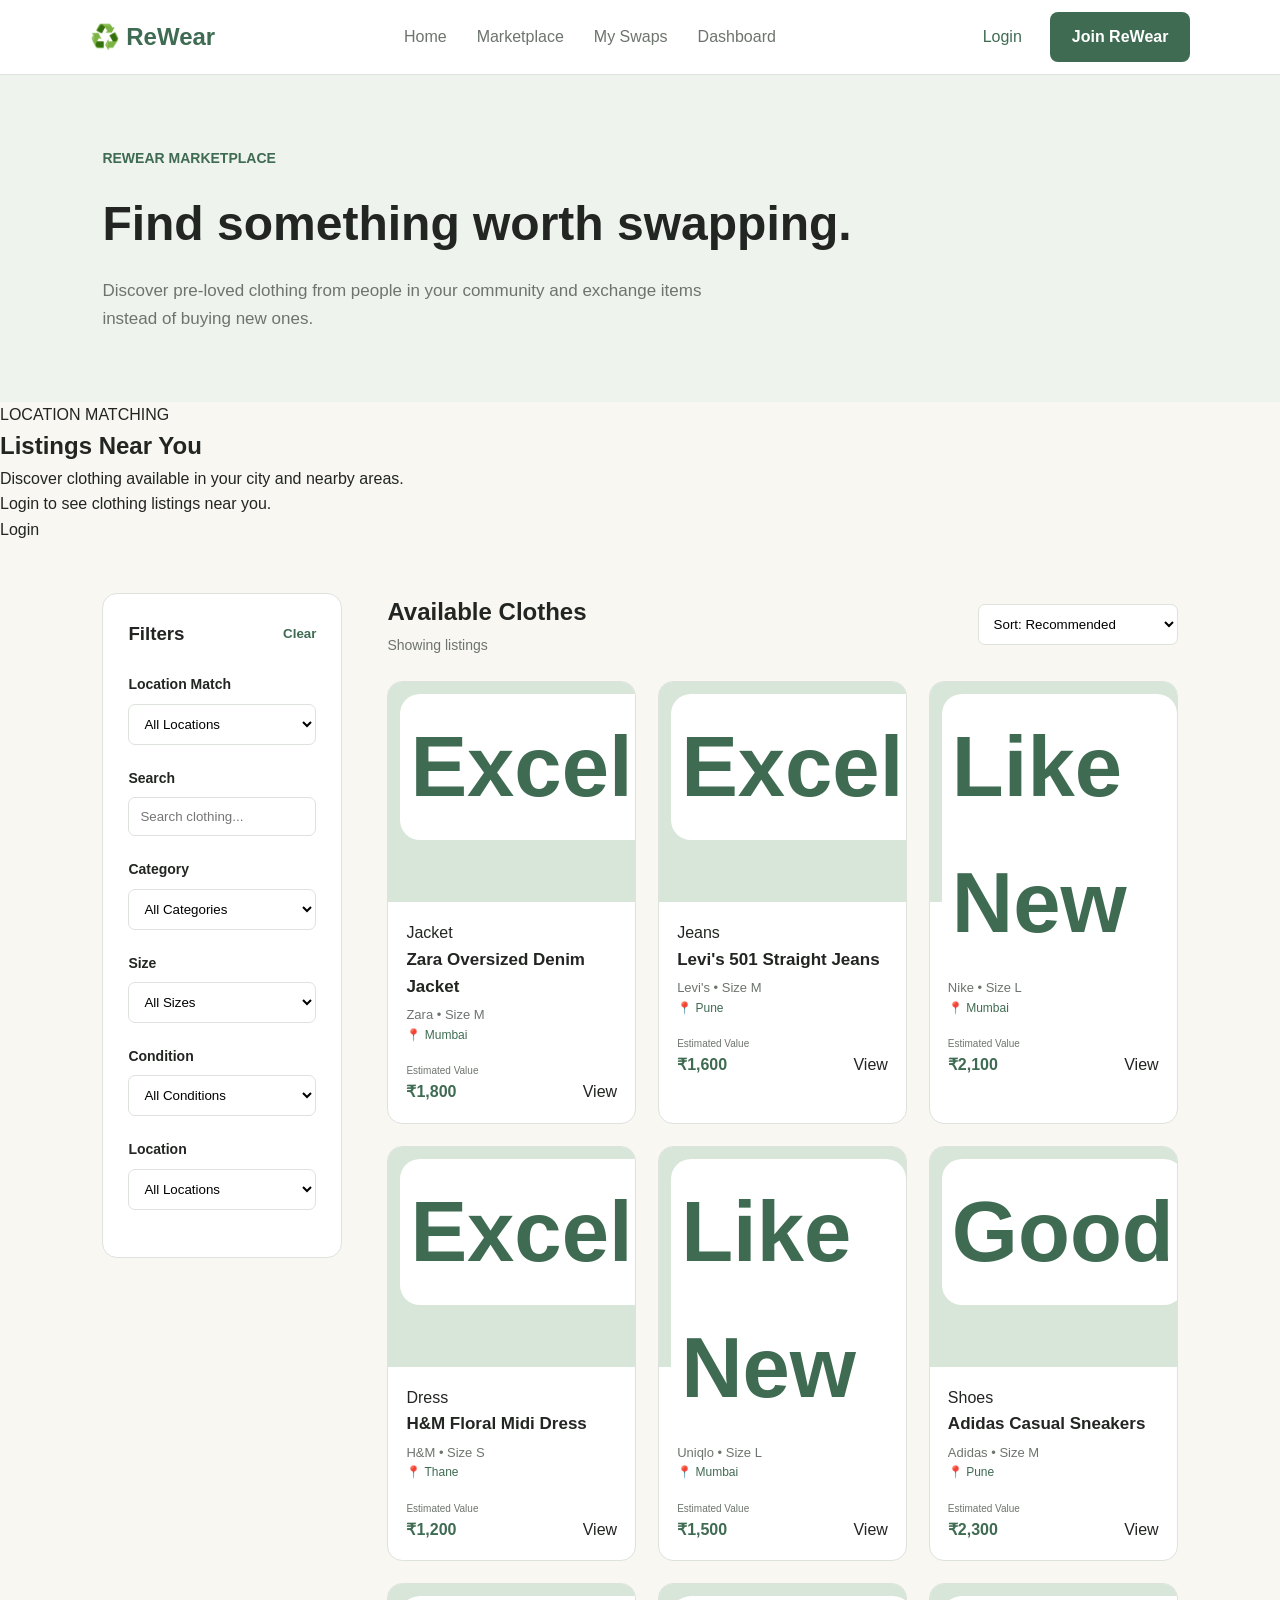
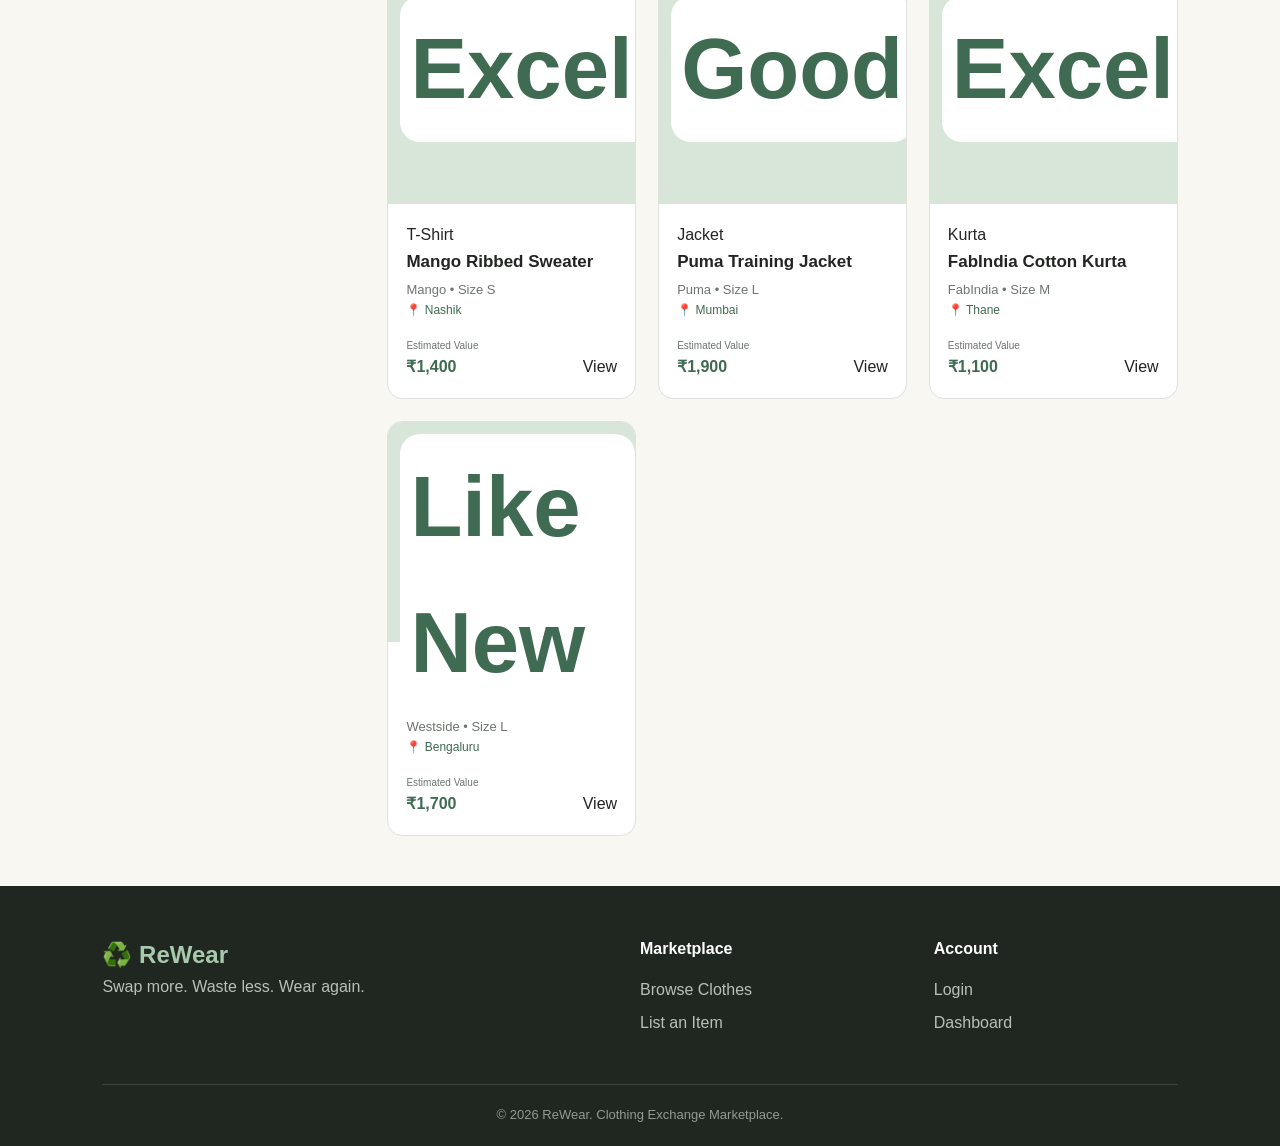
<file: marketplace.html>
<!DOCTYPE html>
<html lang="en">

<head>
    <meta charset="UTF-8">
    <meta name="viewport" content="width=device-width, initial-scale=1.0">

    <title>Marketplace | ReWear</title>

    <link rel="stylesheet" href="css/style.css">
    <link rel="stylesheet" href="css/responsive.css">
</head>

<body>

    <!-- Navigation -->

    <header class="navbar">

        <div class="logo">
            ♻️ ReWear
        </div>

        <nav>
            <a href="index.html">Home</a>
            <a href="marketplace.html">Marketplace</a>
            <a href="swap-requests.html">My Swaps</a>
            <a href="dashboard.html">Dashboard</a>
        </nav>

        <div class="nav-buttons">

            <a href="login.html" class="login-btn">
                Login
            </a>

            <a href="register.html" class="primary-btn">
                Join ReWear
            </a>

        </div>

    </header>


    <!-- Marketplace Header -->

    <section class="marketplace-header">

        <div>

            <span class="tag">
                REWEAR MARKETPLACE
            </span>

            <h1>
                Find something worth swapping.
            </h1>

            <p>
                Discover pre-loved clothing from people
                in your community and exchange items
                instead of buying new ones.
            </p>

        </div>

    </section>


    <!-- Location Suggestions -->

    <section class="location-suggestions">

        <div class="container">

            <div class="location-suggestion-header">

                <div>

                    <span class="section-label">
                        LOCATION MATCHING
                    </span>

                    <h2>
                        Listings Near You
                    </h2>

                    <p>
                        Discover clothing available
                        in your city and nearby areas.
                    </p>

                </div>

                <div
                    id="userLocationDisplay"
                    class="user-location-display">
                </div>

            </div>


            <div
                id="nearbyListings"
                class="listing-grid">
            </div>

        </div>

    </section>


    <!-- Marketplace -->

    <main class="marketplace-container">


        <!-- Filters -->

        <aside class="filters">

            <div class="filter-heading">

                <h3>
                    Filters
                </h3>

                <button id="clearFilters">
                    Clear
                </button>

            </div>


            <!-- Location Match -->

            <div class="filter-group">

                <label for="locationMatch">
                    Location Match
                </label>

                <select id="locationMatch">

                    <option value="">
                        All Locations
                    </option>

                    <option value="same">
                        Same City
                    </option>

                    <option value="nearby">
                        Nearby Cities
                    </option>

                </select>

            </div>


            <!-- Search -->

            <div class="filter-group">

                <label for="searchInput">
                    Search
                </label>

                <input
                    type="text"
                    id="searchInput"
                    placeholder="Search clothing..."
                >

            </div>


            <!-- Category -->

            <div class="filter-group">

                <label for="categoryFilter">
                    Category
                </label>

                <select id="categoryFilter">

                    <option value="all">
                        All Categories
                    </option>

                    <option value="T-Shirt">
                        T-Shirts
                    </option>

                    <option value="Jeans">
                        Jeans
                    </option>

                    <option value="Jacket">
                        Jackets
                    </option>

                    <option value="Dress">
                        Dresses
                    </option>

                    <option value="Shirt">
                        Shirts
                    </option>

                    <option value="Kurta">
                        Kurtas
                    </option>

                    <option value="Shoes">
                        Shoes
                    </option>

                </select>

            </div>


            <!-- Size -->

            <div class="filter-group">

                <label for="sizeFilter">
                    Size
                </label>

                <select id="sizeFilter">

                    <option value="all">
                        All Sizes
                    </option>

                    <option value="XS">
                        XS
                    </option>

                    <option value="S">
                        S
                    </option>

                    <option value="M">
                        M
                    </option>

                    <option value="L">
                        L
                    </option>

                    <option value="XL">
                        XL
                    </option>

                </select>

            </div>


            <!-- Condition -->

            <div class="filter-group">

                <label for="conditionFilter">
                    Condition
                </label>

                <select id="conditionFilter">

                    <option value="all">
                        All Conditions
                    </option>

                    <option value="Like New">
                        Like New
                    </option>

                    <option value="Excellent">
                        Excellent
                    </option>

                    <option value="Good">
                        Good
                    </option>

                </select>

            </div>


            <!-- Location -->

            <div class="filter-group">

                <label for="locationFilter">
                    Location
                </label>

                <select id="locationFilter">

                    <option value="all">
                        All Locations
                    </option>

                    <option value="Mumbai">
                        Mumbai
                    </option>

                    <option value="Pune">
                        Pune
                    </option>

                    <option value="Nashik">
                        Nashik
                    </option>

                    <option value="Thane">
                        Thane
                    </option>

                    <option value="Bengaluru">
                        Bengaluru
                    </option>

                </select>

            </div>

        </aside>


        <!-- Listings -->

        <section class="listings-section">

            <div class="listing-topbar">

                <div>

                    <h2>
                        Available Clothes
                    </h2>

                    <p id="resultCount">
                        Showing listings
                    </p>

                </div>


                <div>

                    <select id="sortFilter">

                        <option value="default">
                            Sort: Recommended
                        </option>

                        <option value="low">
                            Swap Value: Low to High
                        </option>

                        <option value="high">
                            Swap Value: High to Low
                        </option>

                        <option value="newest">
                            Newest First
                        </option>

                    </select>

                </div>

            </div>


            <!-- Listing Grid -->

            <div
                id="listingGrid"
                class="listing-grid">
            </div>


            <!-- No Results -->

            <div
                id="noResults"
                class="no-results hidden">

                <div>
                    🔍
                </div>

                <h3>
                    No clothing found
                </h3>

                <p>
                    Try changing your search or filters.
                </p>

            </div>

        </section>

    </main>


    <!-- Footer -->

    <footer>

        <div class="footer-content">

            <div>

                <h2>
                    ♻️ ReWear
                </h2>

                <p>
                    Swap more. Waste less.
                    Wear again.
                </p>

            </div>


            <div>

                <h4>
                    Marketplace
                </h4>

                <a href="marketplace.html">
                    Browse Clothes
                </a>

                <a href="create-listing.html">
                    List an Item
                </a>

            </div>


            <div>

                <h4>
                    Account
                </h4>

                <a href="login.html">
                    Login
                </a>

                <a href="dashboard.html">
                    Dashboard
                </a>

            </div>

        </div>


        <div class="copyright">

            © 2026 ReWear. Clothing Exchange Marketplace.

        </div>

    </footer>


    <!-- JavaScript -->

    <script src="js/data.js"></script>
    <script src="js/marketplace.js"></script>

</body>

</html>
</file>
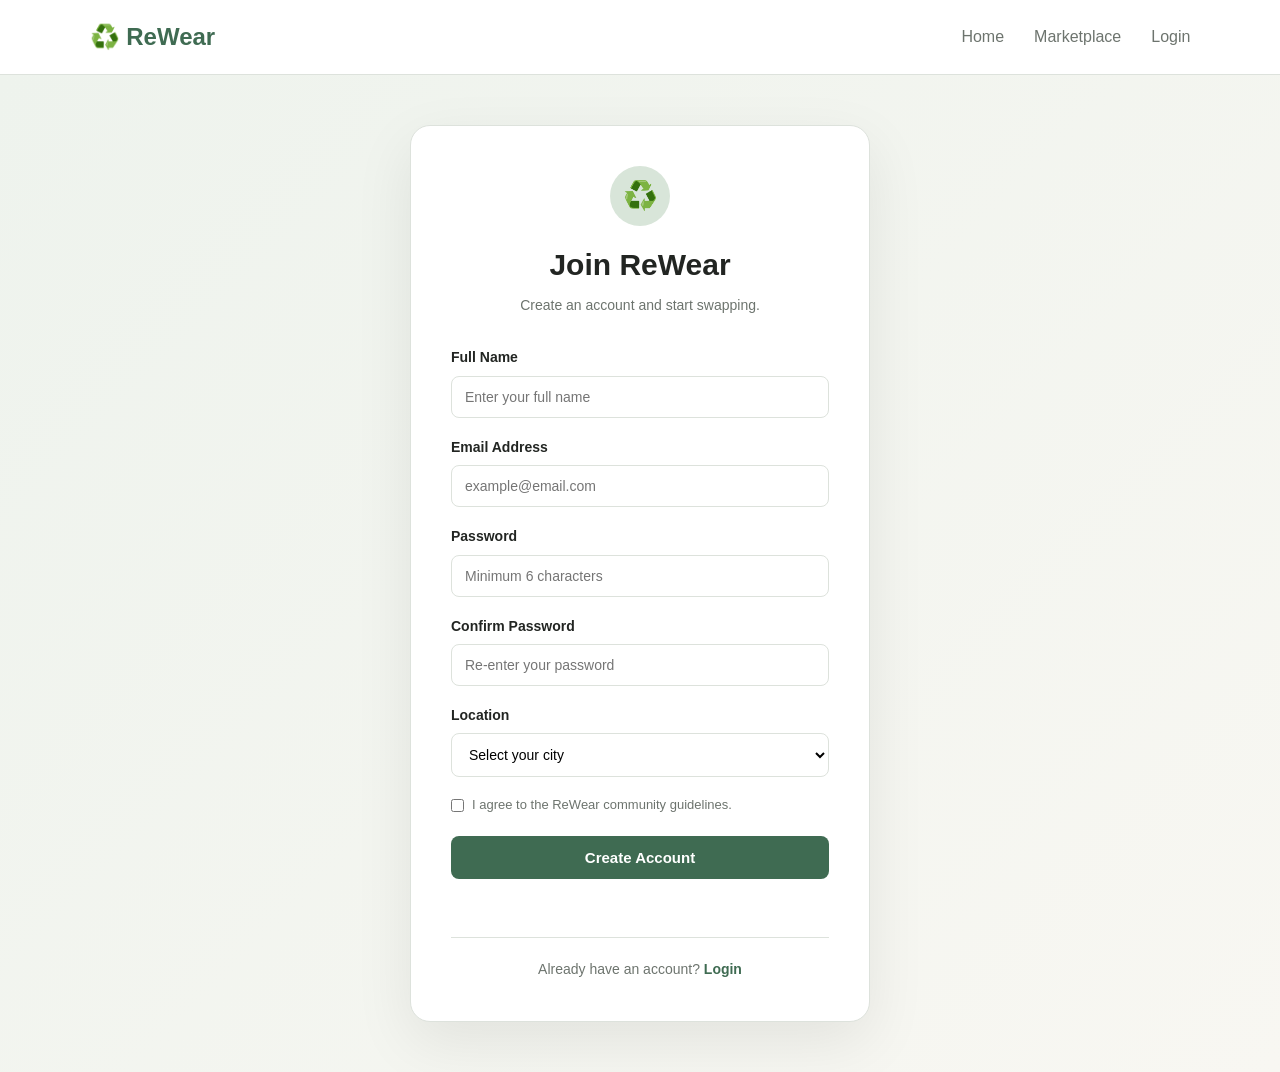
<file: register.html>
<!DOCTYPE html>
<html lang="en">

<head>

    <meta charset="UTF-8">

    <meta name="viewport"
          content="width=device-width, initial-scale=1.0">

    <title>Create Account | ReWear</title>

    <link rel="stylesheet"
          href="css/style.css">

    <link rel="stylesheet"
          href="css/responsive.css">

</head>


<body>


    <!-- Navigation -->

    <header class="navbar">

        <div class="logo">
            ♻️ ReWear
        </div>


        <nav>

            <a href="index.html">
                Home
            </a>

            <a href="marketplace.html">
                Marketplace
            </a>

            <a href="login.html">
                Login
            </a>

        </nav>

    </header>



    <!-- Register Section -->

    <main class="auth-page">

        <div class="auth-card">

            <div class="auth-header">

                <div class="auth-icon">
                    ♻️
                </div>

                <h1>
                    Join ReWear
                </h1>

                <p>
                    Create an account and start swapping.
                </p>

            </div>


            <form id="registerForm">


                <!-- Name -->

                <div class="form-group">

                    <label for="registerName">
                        Full Name
                    </label>

                    <input
                        type="text"
                        id="registerName"
                        placeholder="Enter your full name"
                        required
                    >

                    <small
                        id="nameError"
                        class="error-message">
                    </small>

                </div>



                <!-- Email -->

                <div class="form-group">

                    <label for="registerEmail">
                        Email Address
                    </label>

                    <input
                        type="email"
                        id="registerEmail"
                        placeholder="example@email.com"
                        required
                    >

                    <small
                        id="emailError"
                        class="error-message">
                    </small>

                </div>



                <!-- Password -->

                <div class="form-group">

                    <label for="registerPassword">
                        Password
                    </label>

                    <input
                        type="password"
                        id="registerPassword"
                        placeholder="Minimum 6 characters"
                        required
                    >

                    <small
                        id="passwordError"
                        class="error-message">
                    </small>

                </div>



                <!-- Confirm Password -->

                <div class="form-group">

                    <label for="confirmPassword">
                        Confirm Password
                    </label>

                    <input
                        type="password"
                        id="confirmPassword"
                        placeholder="Re-enter your password"
                        required
                    >

                    <small
                        id="confirmError"
                        class="error-message">
                    </small>

                </div>



                <!-- Location -->

                <div class="form-group">

                    <label for="registerLocation">
                        Location
                    </label>

                    <select id="registerLocation"
                            required>

                        <option value="">
                            Select your city
                        </option>

                        <option value="Mumbai">
                            Mumbai
                        </option>

                        <option value="Pune">
                            Pune
                        </option>

                        <option value="Nashik">
                            Nashik
                        </option>

                        <option value="Thane">
                            Thane
                        </option>

                        <option value="Bengaluru">
                            Bengaluru
                        </option>

                    </select>

                </div>



                <!-- Terms -->

                <label class="checkbox-row">

                    <input
                        type="checkbox"
                        id="terms"
                        required
                    >

                    <span>
                        I agree to the ReWear
                        community guidelines.
                    </span>

                </label>



                <!-- Submit -->

                <button
                    type="submit"
                    class="auth-submit">

                    Create Account

                </button>


                <!-- Message -->

                <div
                    id="registerMessage"
                    class="form-message">
                </div>


            </form>



            <div class="auth-footer">

                Already have an account?

                <a href="login.html">
                    Login
                </a>

            </div>

        </div>

    </main>


    <script src="js/auth.js"></script>

</body>

</html>
</file>
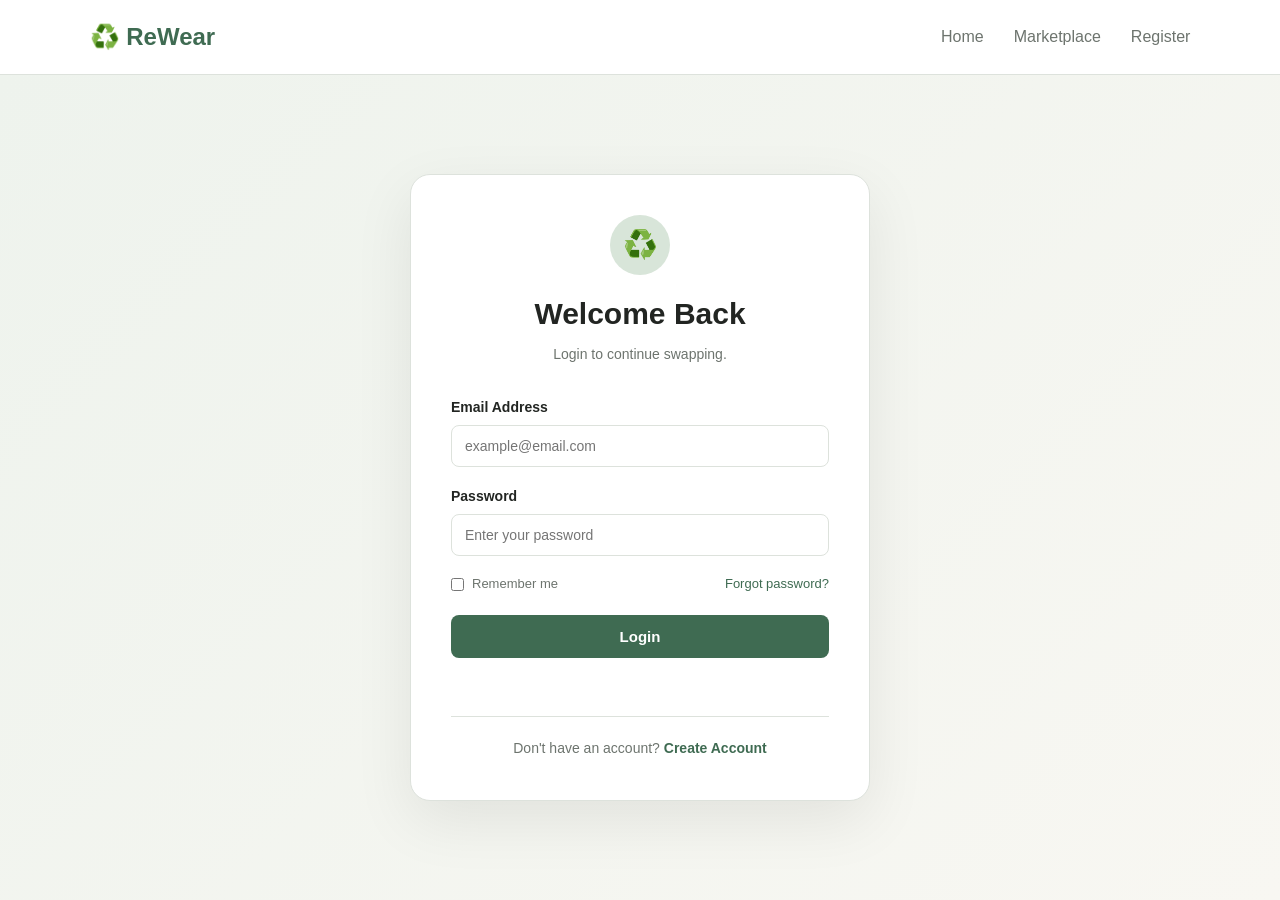
<file: swap-requests.html>
<!DOCTYPE html>
<html lang="en">
<head>
    <meta charset="UTF-8">
    <meta name="viewport" content="width=device-width, initial-scale=1.0">

    <title>My Swaps | ReWear</title>

    <link rel="stylesheet" href="css/style.css">
    <link rel="stylesheet" href="css/responsive.css">
</head>

<body>

    <!-- Navbar -->
    <header class="navbar">
        <div class="container nav-container">

            <a href="index.html" class="logo">
                ReWear
            </a>

            <nav class="nav-links">
                <a href="index.html">Home</a>
                <a href="marketplace.html">Marketplace</a>
                <a href="swap-requests.html">My Swaps</a>
                <a href="dashboard.html">Dashboard</a>
            </nav>

            <div class="nav-actions">

                <a href="login.html"
                   class="btn btn-outline">
                    Login
                </a>

                <a href="register.html"
                   class="btn btn-primary">
                    Join ReWear
                </a>

            </div>

        </div>
    </header>


    <!-- My Swaps -->
    <main class="swaps-page">

        <div class="container">

            <div class="page-header">

                <h1>My Swaps</h1>

                <p>
                    Manage your clothing swap requests
                    and track your exchanges.
                </p>

            </div>


            <!-- Tabs -->
            <div class="swap-tabs">

                <button
                    class="swap-tab active"
                    data-tab="incoming">
                    Incoming Requests
                </button>

                <button
                    class="swap-tab"
                    data-tab="sent">
                    Sent Requests
                </button>

            </div>


            <!-- Incoming -->
            <section
                id="incoming"
                class="swap-section active">

                <div id="incomingRequests">

                    <div class="loading-message">
                        Loading requests...
                    </div>

                </div>

            </section>


            <!-- Sent -->
            <section
                id="sent"
                class="swap-section">

                <div id="sentRequests">

                    <div class="loading-message">
                        Loading requests...
                    </div>

                </div>

            </section>

        </div>

    </main>


    <!-- Footer -->
    <footer class="footer">

        <div class="container footer-content">

            <div>

                <h3>ReWear</h3>

                <p>
                    Swap clothes. Reduce waste. Wear again.
                </p>

            </div>

            <div>

                <h4>Quick Links</h4>

                <a href="index.html">
                    Home
                </a>

                <a href="marketplace.html">
                    Marketplace
                </a>

                <a href="dashboard.html">
                    Dashboard
                </a>

            </div>

        </div>


        <div class="footer-bottom">

            <p>
                © 2026 ReWear.
                Sustainable fashion through swapping.
            </p>

        </div>

    </footer>


    <script src="js/data.js"></script>
    <script src="js/swaps.js"></script>

</body>
</html>
</file>
<file: css/style.css>
* {
    margin: 0;
    padding: 0;
    box-sizing: border-box;
}


:root {

    --primary: #3f6b52;
    --primary-dark: #2e503d;

    --secondary: #d8e5d9;

    --background: #f8f7f2;

    --white: #ffffff;

    --text: #222522;

    --muted: #6d746e;

    --border: #dde2dc;

}


body {

    font-family: Arial, sans-serif;

    background: var(--background);

    color: var(--text);

    line-height: 1.6;

}


a {

    text-decoration: none;

    color: inherit;

}


/* NAVBAR */

.navbar {

    height: 75px;

    display: flex;

    align-items: center;

    justify-content: space-between;

    padding: 0 7%;

    background: var(--white);

    border-bottom: 1px solid var(--border);

}


.logo {

    font-size: 24px;

    font-weight: bold;

    color: var(--primary);

}


.navbar nav {

    display: flex;

    gap: 30px;

}


.navbar nav a {

    color: var(--muted);

    font-weight: 500;

}


.navbar nav a:hover {

    color: var(--primary);

}


.nav-buttons {

    display: flex;

    gap: 10px;

    align-items: center;

}


.login-btn {

    padding: 9px 18px;

    color: var(--primary);

}


.primary-btn {

    display: inline-block;

    background: var(--primary);

    color: white;

    padding: 12px 22px;

    border-radius: 8px;

    font-weight: bold;

    transition: 0.3s;

}


.primary-btn:hover {

    background: var(--primary-dark);

    transform: translateY(-2px);

}


.secondary-btn {

    display: inline-block;

    border: 1px solid var(--primary);

    color: var(--primary);

    padding: 11px 22px;

    border-radius: 8px;

    font-weight: bold;

}


/* HERO */

.hero {

    min-height: 620px;

    padding: 80px 8%;

    display: grid;

    grid-template-columns: 1fr 1fr;

    align-items: center;

    gap: 60px;

}


.tag {

    color: var(--primary);

    font-weight: bold;

    font-size: 14px;

}


.hero h1 {

    font-size: 60px;

    line-height: 1.1;

    margin: 20px 0;

    max-width: 650px;

}


.hero h1 span {

    color: var(--primary);

}


.hero p {

    max-width: 570px;

    color: var(--muted);

    font-size: 18px;

}


.hero-buttons {

    display: flex;

    gap: 15px;

    margin-top: 30px;

}


.hero-image {

    display: flex;

    justify-content: center;

}


.fashion-card {

    width: 330px;

    background: white;

    padding: 20px;

    border-radius: 20px;

    box-shadow: 0 20px 50px rgba(0,0,0,0.08);

}


.clothing-image {

    height: 280px;

    border-radius: 15px;

    background: var(--secondary);

    display: flex;

    align-items: center;

    justify-content: center;

    font-size: 120px;

}


.fashion-card h3 {

    margin-top: 18px;

}


.fashion-card p {

    font-size: 14px;

    color: var(--muted);

}


.fashion-card strong {

    display: block;

    margin-top: 10px;

    color: var(--primary);

}


/* SECTIONS */

.section {

    padding: 80px 8%;

}


.section-title {

    text-align: center;

    margin-bottom: 45px;

}


.section-title span {

    color: var(--primary);

    font-size: 13px;

    font-weight: bold;

    letter-spacing: 2px;

}


.section-title h2 {

    font-size: 38px;

    margin-top: 8px;

}


/* STEPS */

.steps {

    display: grid;

    grid-template-columns: repeat(3, 1fr);

    gap: 25px;

}


.step-card {

    background: white;

    padding: 30px;

    border-radius: 15px;

    border: 1px solid var(--border);

}


.step-number {

    color: var(--primary);

    font-size: 18px;

    font-weight: bold;

}


.step-card h3 {

    margin: 15px 0 8px;

}


.step-card p {

    color: var(--muted);

}


/* CATEGORIES */

.category-section {

    background: #eef3ed;

}


.category-grid {

    display: grid;

    grid-template-columns: repeat(6, 1fr);

    gap: 15px;

}


.category-card {

    background: white;

    padding: 25px 10px;

    text-align: center;

    border-radius: 12px;

    transition: 0.3s;

}


.category-card:hover {

    transform: translateY(-5px);

    box-shadow: 0 10px 30px rgba(0,0,0,.08);

}


.category-card h3 {

    margin-top: 10px;

    font-size: 16px;

}


/* IMPACT */

.impact {

    margin: 80px 8%;

    padding: 60px;

    background: var(--primary);

    color: white;

    border-radius: 25px;

    display: flex;

    justify-content: space-between;

    align-items: center;

    gap: 40px;

}


.impact > div:first-child {

    max-width: 650px;

}


.impact h2 {

    font-size: 42px;

    line-height: 1.2;

    margin: 15px 0;

}


.impact p {

    margin-bottom: 25px;

    color: #e1e9e3;

}


.impact .primary-btn {

    background: white;

    color: var(--primary);

}


.impact-number {

    text-align: center;

}


.impact-number strong {

    display: block;

    font-size: 55px;

}


.impact-number span {

    display: block;

    color: #e1e9e3;

}


/* FOOTER */

footer {

    background: #202721;

    color: white;

    padding: 50px 8% 20px;

}


.footer-content {

    display: grid;

    grid-template-columns: 2fr 1fr 1fr;

    gap: 50px;

}


.footer-content h2 {

    color: #a9c9ae;

}


.footer-content h4 {

    margin-bottom: 15px;

}


.footer-content a {

    display: block;

    color: #b8c0ba;

    margin: 8px 0;

}


.footer-content p {

    color: #b8c0ba;

}


.copyright {

    margin-top: 40px;

    padding-top: 20px;

    border-top: 1px solid #3c443e;

    color: #929a94;

    text-align: center;

    font-size: 13px;

}


/* =====================================
   MARKETPLACE
===================================== */

.marketplace-header {

    padding: 70px 8%;

    background: #eef3ed;

}


.marketplace-header h1 {

    font-size: 48px;

    margin: 15px 0;

}


.marketplace-header p {

    max-width: 650px;

    color: var(--muted);

    font-size: 17px;

}


.marketplace-container {

    padding: 50px 8%;

    display: grid;

    grid-template-columns: 240px 1fr;

    gap: 45px;

}


/* FILTERS */

.filters {

    background: white;

    padding: 25px;

    border-radius: 15px;

    border: 1px solid var(--border);

    height: fit-content;

}


.filter-heading {

    display: flex;

    justify-content: space-between;

    align-items: center;

    margin-bottom: 25px;

}


.filter-heading button {

    border: none;

    background: none;

    color: var(--primary);

    cursor: pointer;

    font-weight: bold;

}


.filter-group {

    margin-bottom: 22px;

}


.filter-group label {

    display: block;

    font-size: 14px;

    font-weight: bold;

    margin-bottom: 8px;

}


.filter-group input,
.filter-group select,
.listing-topbar select {

    width: 100%;

    padding: 11px;

    border: 1px solid var(--border);

    border-radius: 7px;

    background: white;

    outline: none;

}


.filter-group input:focus,
.filter-group select:focus {

    border-color: var(--primary);

}


/* LISTING TOPBAR */

.listing-topbar {

    display: flex;

    justify-content: space-between;

    align-items: center;

    gap: 20px;

    margin-bottom: 25px;

}


.listing-topbar h2 {

    margin-bottom: 3px;

}


.listing-topbar p {

    color: var(--muted);

    font-size: 14px;

}


.listing-topbar select {

    width: auto;

    min-width: 200px;

}


/* LISTING GRID */

.listing-grid {

    display: grid;

    grid-template-columns:
        repeat(3, minmax(0, 1fr));

    gap: 22px;

}


.listing-card {

    background: white;

    border: 1px solid var(--border);

    border-radius: 15px;

    overflow: hidden;

    transition: 0.3s;

}


.listing-card:hover {

    transform: translateY(-5px);

    box-shadow:
        0 15px 35px rgba(0,0,0,.08);

}


.listing-image {

    height: 220px;

    background: var(--secondary);

    position: relative;

    display: flex;

    align-items: center;

    justify-content: center;

}


.listing-image span {

    font-size: 85px;

}


.condition-badge {

    position: absolute;

    top: 12px;

    left: 12px;

    background: white;

    color: var(--primary);

    padding: 5px 10px;

    border-radius: 20px;

    font-size: 11px;

    font-weight: bold;

}


.listing-content {

    padding: 18px;

}


.listing-location {

    color: var(--primary);

    font-size: 12px;

    margin-bottom: 7px;

}


.listing-content h3 {

    font-size: 17px;

    margin-bottom: 5px;

}


.listing-brand {

    color: var(--muted);

    font-size: 13px;

}


.listing-footer {

    display: flex;

    justify-content: space-between;

    align-items: end;

    margin-top: 18px;

    gap: 10px;

}


.listing-footer span {

    display: block;

    color: var(--muted);

    font-size: 10px;

}


.listing-footer strong {

    color: var(--primary);

    font-size: 16px;

}


.view-btn {

    background: var(--primary);

    color: white;

    padding: 8px 13px;

    border-radius: 6px;

    font-size: 12px;

    font-weight: bold;

}


.view-btn:hover {

    background: var(--primary-dark);

}


/* NO RESULTS */

.no-results {

    text-align: center;

    padding: 70px 20px;

    background: white;

    border-radius: 15px;

}


.no-results div {

    font-size: 50px;

    margin-bottom: 10px;

}


.no-results p {

    color: var(--muted);

}


.hidden {

    display: none !important;

}




/* =====================================
   AUTHENTICATION
===================================== */

.auth-page {

    min-height: calc(100vh - 75px);

    display: flex;

    justify-content: center;

    align-items: center;

    padding: 50px 20px;

    background:
        linear-gradient(
            135deg,
            #eef3ed,
            #f8f7f2
        );

}


.auth-card {

    width: 100%;

    max-width: 460px;

    background: white;

    padding: 40px;

    border-radius: 20px;

    border: 1px solid var(--border);

    box-shadow:
        0 20px 60px rgba(0,0,0,0.08);

}


.auth-header {

    text-align: center;

    margin-bottom: 30px;

}


.auth-icon {

    width: 60px;

    height: 60px;

    margin: 0 auto 15px;

    border-radius: 50%;

    display: flex;

    justify-content: center;

    align-items: center;

    background: var(--secondary);

    font-size: 28px;

}


.auth-header h1 {

    font-size: 30px;

    margin-bottom: 5px;

}


.auth-header p {

    color: var(--muted);

    font-size: 14px;

}


.form-group {

    margin-bottom: 18px;

}


.form-group label {

    display: block;

    font-size: 14px;

    font-weight: bold;

    margin-bottom: 7px;

}


.form-group input,
.form-group select {

    width: 100%;

    padding: 12px 13px;

    border: 1px solid var(--border);

    border-radius: 8px;

    font-size: 14px;

    outline: none;

    background: white;

}


.form-group input:focus,
.form-group select:focus {

    border-color: var(--primary);

    box-shadow:
        0 0 0 3px rgba(63,107,82,0.08);

}


.checkbox-row {

    display: flex;

    align-items: flex-start;

    gap: 8px;

    font-size: 13px;

    color: var(--muted);

}


.checkbox-row input {

    margin-top: 4px;

    accent-color: var(--primary);

}


.auth-submit {

    width: 100%;

    border: none;

    background: var(--primary);

    color: white;

    padding: 13px;

    border-radius: 8px;

    font-weight: bold;

    font-size: 15px;

    cursor: pointer;

    margin-top: 20px;

    transition: 0.3s;

}


.auth-submit:hover {

    background: var(--primary-dark);

}


.error-message {

    display: block;

    color: #c0392b;

    font-size: 11px;

    margin-top: 4px;

}


.form-message {

    margin-top: 15px;

    text-align: center;

    font-size: 13px;

    min-height: 18px;

}


.login-options {

    display: flex;

    justify-content: space-between;

    align-items: center;

    margin-top: 5px;

}


.login-options a {

    color: var(--primary);

    font-size: 13px;

}


.auth-footer {

    text-align: center;

    margin-top: 25px;

    padding-top: 20px;

    border-top: 1px solid var(--border);

    color: var(--muted);

    font-size: 14px;

}


.auth-footer a {

    color: var(--primary);

    font-weight: bold;

}



/* =====================================
   DASHBOARD
===================================== */

.dashboard-page {

    padding: 50px 8%;

}


/* WELCOME */

.dashboard-welcome {

    display: flex;

    justify-content: space-between;

    align-items: center;

    gap: 30px;

    margin-bottom: 40px;

}


.dashboard-welcome h1 {

    font-size: 40px;

    margin: 10px 0;

}


.dashboard-welcome p {

    color: var(--muted);

}


/* STATS */

.dashboard-stats {

    display: grid;

    grid-template-columns:
        repeat(4, 1fr);

    gap: 18px;

    margin-bottom: 45px;

}


.stat-card {

    background: white;

    border: 1px solid var(--border);

    border-radius: 15px;

    padding: 22px;

    display: flex;

    align-items: center;

    gap: 15px;

}


.stat-icon {

    width: 48px;

    height: 48px;

    border-radius: 10px;

    background: var(--secondary);

    display: flex;

    align-items: center;

    justify-content: center;

    font-size: 23px;

}


.stat-card span {

    display: block;

    color: var(--muted);

    font-size: 12px;

}


.stat-card strong {

    display: block;

    font-size: 22px;

    margin-top: 3px;

}


/* DASHBOARD CONTENT */

.dashboard-content {

    display: grid;

    grid-template-columns:
        1fr 280px;

    gap: 30px;

}


.dashboard-main {

    background: white;

    border: 1px solid var(--border);

    border-radius: 15px;

    padding: 25px;

}


.dashboard-section-header {

    display: flex;

    justify-content: space-between;

    align-items: center;

    margin-bottom: 25px;

}


.dashboard-section-header h2 {

    font-size: 22px;

}


.dashboard-section-header p {

    color: var(--muted);

    font-size: 13px;

    margin-top: 3px;

}


/* MY LISTINGS */

.my-listings {

    display: flex;

    flex-direction: column;

    gap: 15px;

}


.my-listing-card {

    display: grid;

    grid-template-columns: 100px 1fr auto;

    align-items: center;

    gap: 18px;

    padding: 15px;

    border: 1px solid var(--border);

    border-radius: 12px;

}


.my-listing-image {

    height: 90px;

    background: var(--secondary);

    border-radius: 10px;

    display: flex;

    justify-content: center;

    align-items: center;

    font-size: 45px;

}


.my-listing-status {

    display: inline-block;

    background: #e6f2e8;

    color: var(--primary);

    padding: 4px 9px;

    border-radius: 20px;

    font-size: 10px;

    font-weight: bold;

}


.my-listing-info h3 {

    margin: 7px 0 3px;

    font-size: 16px;

}


.my-listing-info p {

    color: var(--muted);

    font-size: 12px;

    margin-bottom: 5px;

}


.my-listing-info strong {

    color: var(--primary);

    font-size: 13px;

}


.delete-listing {

    border: none;

    background: #fff0ef;

    color: #c0392b;

    padding: 8px 12px;

    border-radius: 6px;

    cursor: pointer;

}


/* PROFILE */

.profile-card {

    background: white;

    border: 1px solid var(--border);

    border-radius: 15px;

    padding: 25px;

    height: fit-content;

    text-align: center;

}


.profile-avatar {

    width: 70px;

    height: 70px;

    border-radius: 50%;

    background: var(--secondary);

    display: flex;

    align-items: center;

    justify-content: center;

    font-size: 30px;

    margin: 0 auto 15px;

}


.profile-card h3 {

    margin-bottom: 4px;

}


.profile-card > p {

    color: var(--muted);

    font-size: 12px;

    margin-bottom: 25px;

}


.profile-detail {

    border-top: 1px solid var(--border);

    padding: 13px 0;

    display: flex;

    justify-content: space-between;

    text-align: left;

    font-size: 12px;

}


.profile-detail span {

    color: var(--muted);

}


.profile-btn {

    width: 100%;

    margin-top: 15px;

}


/* EMPTY STATE */

.empty-state {

    text-align: center;

    padding: 55px 20px;

    border: 1px dashed var(--border);

    border-radius: 12px;

}


.empty-state div {

    font-size: 50px;

    margin-bottom: 10px;

}


.empty-state p {

    color: var(--muted);

    font-size: 13px;

    margin: 5px 0 20px;

}


/* MODAL */

.modal-overlay {

    position: fixed;

    inset: 0;

    background:
        rgba(0,0,0,0.55);

    display: flex;

    justify-content: center;

    align-items: center;

    padding: 20px;

    z-index: 1000;

    overflow-y: auto;

}


.listing-modal {

    width: 100%;

    max-width: 650px;

    background: white;

    border-radius: 18px;

    padding: 30px;

    margin: auto;

}


.modal-header {

    display: flex;

    justify-content: space-between;

    align-items: flex-start;

    margin-bottom: 25px;

}


.modal-header h2 {

    margin-bottom: 4px;

}


.modal-header p {

    color: var(--muted);

    font-size: 13px;

}


.close-modal {

    border: none;

    background: #f1f2ef;

    width: 35px;

    height: 35px;

    border-radius: 50%;

    font-size: 23px;

    cursor: pointer;

}


.form-row {

    display: grid;

    grid-template-columns: 1fr 1fr;

    gap: 15px;

}


.form-group small {

    display: block;

    color: var(--muted);

    font-size: 11px;

    margin-top: 5px;

}


.form-group textarea {

    width: 100%;

    border: 1px solid var(--border);

    border-radius: 8px;

    padding: 12px;

    font-family: inherit;

    resize: vertical;

    outline: none;

}


.form-group textarea:focus {

    border-color: var(--primary);

}


.modal-buttons {

    display: flex;

    justify-content: flex-end;

    gap: 10px;

    margin-top: 20px;

}




/* ========================================
   ITEM DETAILS PAGE
======================================== */

.item-details-page {
    padding: 50px 0 80px;
    min-height: 70vh;
}

.back-link {
    display: inline-block;
    margin-bottom: 30px;
    color: #555;
    text-decoration: none;
    font-weight: 600;
}

.back-link:hover {
    color: #111;
}

.item-details-grid {
    display: grid;
    grid-template-columns: 1fr 1fr;
    gap: 50px;
    align-items: start;
}

.item-image-large {
    min-height: 500px;
    border-radius: 20px;
    background: #f3f3f3;
    display: flex;
    align-items: center;
    justify-content: center;
}

.large-item-emoji {
    font-size: 180px;
}

.item-information {
    padding: 10px 0;
}

.item-meta {
    display: flex;
    gap: 10px;
    margin-bottom: 15px;
}

.category-label,
.condition-label {
    display: inline-block;
    padding: 7px 14px;
    border-radius: 20px;
    font-size: 13px;
    font-weight: 600;
    background: #eeeeee;
}

.item-information h1 {
    font-size: 42px;
    line-height: 1.15;
    margin-bottom: 10px;
}

.item-brand {
    color: #777;
    font-size: 18px;
    margin-bottom: 30px;
}

.item-info-list {
    border-top: 1px solid #ddd;
    border-bottom: 1px solid #ddd;
    margin-bottom: 25px;
}

.item-info-list div {
    display: flex;
    justify-content: space-between;
    padding: 14px 0;
    border-bottom: 1px solid #eeeeee;
}

.item-info-list div:last-child {
    border-bottom: none;
}

.item-info-list strong {
    color: #555;
}

.item-info-list span {
    font-weight: 600;
}

.swap-value-large {
    padding: 20px;
    background: #f5f5f5;
    border-radius: 12px;
    margin-bottom: 25px;
}

.swap-value-large span {
    display: block;
    color: #666;
    margin-bottom: 6px;
}

.swap-value-large strong {
    font-size: 28px;
}

.item-description {
    margin-bottom: 30px;
}

.item-description h3 {
    margin-bottom: 10px;
}

.item-description p {
    color: #666;
    line-height: 1.7;
}


/* Swap Action */

.swap-action-box {
    padding: 25px;
    border: 1px solid #ddd;
    border-radius: 16px;
    background: #fff;
}

.swap-action-box h3 {
    margin-bottom: 8px;
}

.swap-action-box > p {
    color: #666;
    margin-bottom: 20px;
}

.swap-action-box label {
    display: block;
    margin-bottom: 8px;
    font-weight: 600;
}

.swap-action-box select,
.swap-action-box textarea {
    width: 100%;
    padding: 12px;
    border: 1px solid #ccc;
    border-radius: 8px;
    margin-bottom: 15px;
    font-family: inherit;
}

.swap-action-box textarea {
    resize: vertical;
}

.value-comparison {
    margin-bottom: 15px;
}

.comparison-box {
    display: grid;
    grid-template-columns: 1fr auto 1fr;
    align-items: center;
    gap: 15px;
    padding: 18px;
    background: #f6f6f6;
    border-radius: 12px;
}

.comparison-box div {
    text-align: center;
}

.comparison-box span {
    display: block;
    font-size: 13px;
    color: #777;
    margin-bottom: 5px;
}

.comparison-box strong {
    font-size: 18px;
}

.comparison-arrow {
    font-size: 25px;
}

.comparison-result {
    margin-top: 10px;
    padding: 15px;
    background: #fafafa;
    border-radius: 10px;
    font-size: 14px;
}

.comparison-result p {
    margin-top: 5px;
    color: #666;
}

.comparison-warning {
    padding: 15px;
    background: #fff8e8;
    border-radius: 10px;
    margin-bottom: 15px;
}

.comparison-warning p {
    color: #666;
    margin: 8px 0 15px;
}

.owner-message {
    padding: 25px;
    background: #f5f5f5;
    border-radius: 15px;
}

.owner-message strong {
    font-size: 20px;
}

.owner-message p {
    color: #666;
    margin: 8px 0 15px;
}

.success-message {
    color: #198754;
    font-weight: 600;
}

.not-found {
    text-align: center;
    padding: 80px 20px;
}

.not-found h2 {
    margin-bottom: 10px;
}

.not-found p {
    color: #666;
    margin-bottom: 25px;
}

.loading-message {
    text-align: center;
    padding: 80px;
    color: #777;
}


/* ========================================
   MY SWAPS PAGE
======================================== */

.swaps-page {
    min-height: 70vh;
    padding: 50px 0 80px;
}

.page-header {
    margin-bottom: 30px;
}

.page-header h1 {
    font-size: 38px;
    margin-bottom: 8px;
}

.page-header p {
    color: #666;
}


/* Tabs */

.swap-tabs {
    display: flex;
    gap: 10px;
    border-bottom: 1px solid #ddd;
    margin-bottom: 30px;
}

.swap-tab {
    border: none;
    background: transparent;
    padding: 14px 20px;
    cursor: pointer;
    font-family: inherit;
    font-size: 15px;
    font-weight: 600;
    color: #777;
    border-bottom: 3px solid transparent;
}

.swap-tab:hover {
    color: #111;
}

.swap-tab.active {
    color: #111;
    border-bottom-color: #111;
}


/* Sections */

.swap-section {
    display: none;
}

.swap-section.active {
    display: block;
}


/* Request Card */

.swap-request-card {
    background: #fff;
    border: 1px solid #ddd;
    border-radius: 16px;
    padding: 25px;
    margin-bottom: 20px;
}


.request-header {
    display: flex;
    align-items: flex-start;
    justify-content: space-between;
    gap: 20px;
    margin-bottom: 25px;
}

.request-type {
    display: block;
    font-size: 13px;
    color: #777;
    margin-bottom: 5px;
}

.request-header h3 {
    margin: 0;
    font-size: 21px;
}


/* Status */

.request-status {
    padding: 7px 13px;
    border-radius: 20px;
    font-size: 13px;
    font-weight: 700;
}

.request-status.pending {
    background: #fff3cd;
    color: #856404;
}

.request-status.accepted {
    background: #d1e7dd;
    color: #0f5132;
}

.request-status.rejected {
    background: #f8d7da;
    color: #842029;
}


/* Swap Items */

.swap-items {
    display: grid;
    grid-template-columns: 1fr auto 1fr;
    align-items: center;
    gap: 20px;
    padding: 20px;
    background: #f7f7f7;
    border-radius: 12px;
}


.swap-item {
    display: flex;
    align-items: center;
    gap: 15px;
}


.swap-item-icon {
    width: 60px;
    height: 60px;
    background: #fff;
    border-radius: 12px;
    display: flex;
    align-items: center;
    justify-content: center;
    font-size: 28px;
    flex-shrink: 0;
}


.swap-item span {
    display: block;
    font-size: 12px;
    color: #777;
    margin-bottom: 4px;
}


.swap-item strong {
    display: block;
    margin-bottom: 4px;
}


.swap-item small {
    color: #666;
}


.swap-arrow {
    font-size: 28px;
}


/* Message */

.request-message {
    padding: 20px 0;
    border-bottom: 1px solid #eee;
}


.request-message strong {
    display: block;
    margin-bottom: 7px;
}


.request-message p {
    color: #666;
    margin: 0;
    line-height: 1.6;
}


/* Footer */

.request-footer {
    display: flex;
    justify-content: space-between;
    align-items: center;
    gap: 20px;
    padding-top: 20px;
}


.request-footer > span {
    color: #777;
    font-size: 13px;
}


.request-actions {
    display: flex;
    gap: 10px;
}


.btn-danger {
    display: inline-block;
    padding: 10px 18px;
    border: none;
    border-radius: 8px;
    background: #dc3545;
    color: white;
    cursor: pointer;
    font-family: inherit;
    font-weight: 600;
}

.btn-danger:hover {
    opacity: 0.9;
}


/* Empty */

.swap-empty {
    text-align: center;
    padding: 70px 20px;
    border: 1px dashed #ccc;
    border-radius: 16px;
}


.swap-empty-icon {
    font-size: 50px;
    margin-bottom: 15px;
}


.swap-empty h2 {
    margin-bottom: 8px;
}


.swap-empty p {
    color: #666;
    margin-bottom: 25px;
}

/* ========================================
   LOCATION MATCHING
======================================== */

.location-match {
    display: inline-block;
    margin-left: 6px;
    padding: 3px 8px;
    border-radius: 12px;
    font-size: 10px;
    font-weight: 700;
}

.location-match.same-city {
    background: #d1e7dd;
    color: #0f5132;
}

.location-match.nearby-city {
    background: #fff3cd;
    color: #856404;
}

.location-match.other-location {
    background: #eeeeee;
    color: #666;
}




/* =========================================
   ADMIN PANEL
   ========================================= */

.admin-login-section {
    min-height: 70vh;
    display: flex;
    justify-content: center;
    align-items: center;
    padding: 60px 20px;
}

.admin-login-card {
    width: 100%;
    max-width: 500px;
    padding: 40px;
    border-radius: 20px;
    background: #ffffff;
    box-shadow: 0 10px 35px rgba(0, 0, 0, 0.08);
}

.admin-login-card h1 {
    margin: 15px 0 10px;
}

.admin-login-card p {
    line-height: 1.6;
}

.admin-login-card .primary-btn {
    width: 100%;
    margin-top: 10px;
    border: none;
    cursor: pointer;
}

.admin-demo-info {
    margin-top: 25px;
    padding: 15px;
    border-radius: 10px;
    background: #f4f7f5;
}

.admin-demo-info p {
    margin: 5px 0;
    font-size: 14px;
}


/* =========================================
   ADMIN HEADER
   ========================================= */

.admin-header {
    padding: 60px 8%;
    background: #f5f8f6;
}

.admin-header h1 {
    margin: 12px 0;
}


/* =========================================
   ADMIN STATISTICS
   ========================================= */

.admin-stats {
    display: grid;
    grid-template-columns: repeat(4, 1fr);
    gap: 20px;
    padding: 40px 8%;
}

.admin-stat-card {
    padding: 25px;
    border-radius: 16px;
    background: #ffffff;
    box-shadow: 0 8px 25px rgba(0, 0, 0, 0.07);
}

.admin-stat-card span {
    font-size: 28px;
}

.admin-stat-card h2 {
    margin: 12px 0 5px;
    font-size: 30px;
}

.admin-stat-card p {
    margin: 0;
}


/* =========================================
   ADMIN SECTION
   ========================================= */

.admin-section {
    margin: 20px 8% 40px;
    padding: 30px;
    background: #ffffff;
    border-radius: 18px;
    box-shadow: 0 8px 25px rgba(0, 0, 0, 0.06);
}

.admin-section-header {
    margin-bottom: 25px;
}

.admin-section-header h2 {
    margin-top: 8px;
}


/* =========================================
   ADMIN TABLE
   ========================================= */

.admin-table-wrapper {
    width: 100%;
    overflow-x: auto;
}

.admin-table {
    width: 100%;
    border-collapse: collapse;
    min-width: 750px;
}

.admin-table th,
.admin-table td {
    padding: 15px;
    text-align: left;
    border-bottom: 1px solid #e5e5e5;
}

.admin-table th {
    font-weight: 600;
    background: #f7f9f8;
}

.admin-table tr:hover {
    background: #fafafa;
}


/* =========================================
   ADMIN BUTTONS
   ========================================= */

.admin-danger-btn,
.admin-success-btn,
.admin-warning-btn {
    border: none;
    padding: 8px 14px;
    border-radius: 7px;
    cursor: pointer;
    font-size: 13px;
}

.admin-danger-btn {
    background: #ffe5e5;
    color: #b42318;
}

.admin-success-btn {
    background: #e4f6e9;
    color: #18733a;
}

.admin-warning-btn {
    background: #fff1d6;
    color: #8a5a00;
}


/* =========================================
   ADMIN STATUS
   ========================================= */

.admin-status {
    display: inline-block;
    padding: 5px 10px;
    border-radius: 20px;
    background: #f1f1f1;
    font-size: 12px;
}


/* =========================================
   ANALYTICS
   ========================================= */

.analytics-grid {
    display: grid;
    grid-template-columns: repeat(4, 1fr);
    gap: 20px;
}

.analytics-card {
    padding: 25px;
    border-radius: 14px;
    background: #f6f8f7;
}

.analytics-card h3 {
    font-size: 15px;
    margin-bottom: 10px;
}

.analytics-card p {
    font-size: 28px;
    font-weight: 700;
    margin: 0;
}


/* =========================================
   HIDDEN
   ========================================= */

.hidden {
    display: none !important;
}




/* =========================================
   ADMIN PANEL STYLING
========================================= */

.admin-login-section {
    min-height: 70vh;
    display: flex;
    align-items: center;
    justify-content: center;
    padding: 60px 20px;
}

.admin-login-card {
    width: 100%;
    max-width: 500px;
    padding: 40px;
    background: #ffffff;
    border-radius: 18px;
    box-shadow: 0 10px 35px rgba(0, 0, 0, 0.08);
}

.admin-login-card h1 {
    margin: 15px 0 10px;
}

.admin-login-card > p {
    margin-bottom: 25px;
    color: #666;
}

.admin-demo-info {
    margin-top: 25px;
    padding: 18px;
    border-radius: 12px;
    background: #f5f7f5;
    border: 1px solid #e1e5e1;
}

.admin-demo-info p {
    margin: 5px 0;
}


/* =========================================
   ADMIN DASHBOARD
========================================= */

.admin-dashboard {
    padding: 50px 5%;
}

.admin-header {
    margin-bottom: 35px;
}

.admin-header h1 {
    margin: 10px 0;
}

.admin-header p {
    color: #666;
}


/* =========================================
   ADMIN STATISTICS
========================================= */

.admin-stats {
    display: grid;
    grid-template-columns: repeat(4, 1fr);
    gap: 20px;
    margin-bottom: 45px;
}

.admin-stat-card {
    padding: 25px;
    background: #ffffff;
    border-radius: 16px;
    text-align: center;
    box-shadow: 0 8px 25px rgba(0, 0, 0, 0.06);
    border: 1px solid #eeeeee;
}

.admin-stat-card span {
    font-size: 30px;
}

.admin-stat-card h2 {
    margin: 10px 0 5px;
    font-size: 30px;
}

.admin-stat-card p {
    margin: 0;
    color: #666;
}


/* =========================================
   ADMIN SECTIONS
========================================= */

.admin-section {
    margin-bottom: 45px;
}

.admin-section-header {
    margin-bottom: 20px;
}

.admin-section-header h2 {
    margin-top: 8px;
}


/* =========================================
   ADMIN TABLE
========================================= */

.admin-table-wrapper {
    width: 100%;
    overflow-x: auto;
    background: #ffffff;
    border-radius: 15px;
    box-shadow: 0 8px 25px rgba(0, 0, 0, 0.05);
}

.admin-table {
    width: 100%;
    min-width: 750px;
    border-collapse: collapse;
}

.admin-table th,
.admin-table td {
    padding: 15px 18px;
    text-align: left;
    border-bottom: 1px solid #eeeeee;
}

.admin-table th {
    font-weight: 600;
    background: #f7f8f7;
}

.admin-table tr:last-child td {
    border-bottom: none;
}


/* =========================================
   ADMIN BUTTONS
========================================= */

.admin-action-btn,
.admin-danger-btn {
    display: inline-block;
    padding: 8px 14px;
    border-radius: 8px;
    border: none;
    cursor: pointer;
    text-decoration: none;
    font-size: 13px;
    margin: 3px;
}

.admin-action-btn {
    background: #2f7d4f;
    color: #ffffff;
}

.admin-danger-btn {
    background: #c94c4c;
    color: #ffffff;
}

.admin-action-btn:hover,
.admin-danger-btn:hover {
    opacity: 0.85;
}


/* =========================================
   ANALYTICS
========================================= */

.analytics-grid {
    display: grid;
    grid-template-columns: repeat(4, 1fr);
    gap: 20px;
}

.analytics-card {
    padding: 25px;
    background: #ffffff;
    border-radius: 15px;
    text-align: center;
    border: 1px solid #eeeeee;
    box-shadow: 0 8px 25px rgba(0, 0, 0, 0.05);
}

.analytics-card h3 {
    font-size: 16px;
    margin-bottom: 10px;
}

.analytics-card p {
    font-size: 30px;
    font-weight: 700;
    margin: 0;
}
</file>
<file: css/responsive.css>
/* =========================================
   REWEAR - RESPONSIVE CSS
   ========================================= */


/* =========================================
   TABLET
   ========================================= */

@media (max-width: 1000px) {

    /* Navigation */

    .navbar {
        padding: 15px 30px;
    }

    .navbar nav {
        gap: 15px;
    }

    .navbar nav a {
        font-size: 14px;
    }


    /* Marketplace */

    .marketplace-container {
        grid-template-columns: 220px 1fr;
        gap: 25px;
        padding: 30px;
    }


    /* Listing Grid */

    .listing-grid {
        grid-template-columns: repeat(2, 1fr);
    }


    /* Location Suggestions */

    .location-suggestion-header {
        gap: 20px;
    }

}


/* =========================================
   TABLET / SMALL LAPTOP
   ========================================= */

@media (max-width: 800px) {

    /* Navigation */

    .navbar {
        flex-wrap: wrap;
        gap: 15px;
    }

    .navbar nav {
        order: 3;
        width: 100%;
        justify-content: center;
    }


    /* Marketplace */

    .marketplace-container {
        grid-template-columns: 1fr;
    }

    .filters {
        width: 100%;
    }


    /* Filter Heading */

    .filter-heading {
        display: flex;
        justify-content: space-between;
        align-items: center;
    }


    /* Location Suggestions */

    .location-suggestions {
        padding: 40px 25px;
    }

}


/* =========================================
   MOBILE
   ========================================= */

@media (max-width: 700px) {

    /* Navigation */

    .navbar {
        padding: 15px 20px;
        flex-direction: column;
        align-items: center;
    }

    .navbar nav {
        flex-wrap: wrap;
        justify-content: center;
        gap: 10px;
    }

    .navbar nav a {
        font-size: 13px;
    }

    .nav-buttons {
        display: flex;
        gap: 10px;
    }


    /* Marketplace Header */

    .marketplace-header {
        padding: 50px 20px;
    }

    .marketplace-header h1 {
        font-size: 32px;
    }

    .marketplace-header p {
        font-size: 15px;
    }


    /* Marketplace Container */

    .marketplace-container {
        padding: 25px 20px;
        display: block;
    }


    /* Filters */

    .filters {
        margin-bottom: 30px;
    }


    /* Location Suggestions */

    .location-suggestions {
        padding: 40px 20px;
    }

    .location-suggestion-header {
        flex-direction: column;
        align-items: flex-start;
    }

    .location-suggestion-header h2 {
        font-size: 26px;
    }

    .location-suggestion-header p {
        font-size: 14px;
    }

    .user-location-display {
        width: 100%;
    }


    /* Listing Grid */

    .listing-grid {
        grid-template-columns: 1fr;
    }


    /* Listing Top Bar */

    .listing-topbar {
        flex-direction: column;
        align-items: flex-start;
        gap: 15px;
    }

    .listing-topbar select {
        width: 100%;
    }


    /* Footer */

    .footer-content {
        grid-template-columns: 1fr;
        text-align: center;
        gap: 30px;
    }

}


/* =========================================
   SMALL MOBILE
   ========================================= */

@media (max-width: 480px) {

    /* Navigation */

    .navbar {
        padding: 12px 15px;
    }

    .navbar nav {
        gap: 8px;
    }

    .navbar nav a {
        font-size: 12px;
    }

    .nav-buttons {
        flex-direction: column;
        width: 100%;
    }

    .nav-buttons a {
        width: 100%;
        text-align: center;
    }


    /* Marketplace Header */

    .marketplace-header {
        padding: 40px 15px;
    }

    .marketplace-header h1 {
        font-size: 27px;
    }


    /* Marketplace */

    .marketplace-container {
        padding: 20px 15px;
    }


    /* Location Suggestions */

    .location-suggestions {
        padding: 30px 15px;
    }

    .location-suggestion-header h2 {
        font-size: 23px;
    }


    /* Filters */

    .filters {
        padding: 15px;
    }


    /* Listings */

    .listing-topbar h2 {
        font-size: 22px;
    }

}



@media (max-width: 900px) {

    .admin-stats {
        grid-template-columns: repeat(2, 1fr);
        padding: 30px 5%;
    }

    .admin-section {
        margin-left: 5%;
        margin-right: 5%;
    }

    .analytics-grid {
        grid-template-columns: repeat(2, 1fr);
    }

}


@media (max-width: 600px) {

    .admin-login-card {
        padding: 25px;
    }

    .admin-header {
        padding: 40px 20px;
    }

    .admin-stats {
        grid-template-columns: 1fr;
        padding: 25px 20px;
    }

    .admin-section {
        margin: 15px 20px 30px;
        padding: 20px;
    }

    .analytics-grid {
        grid-template-columns: 1fr;
    }

}



/* =========================================
   ADMIN RESPONSIVE DESIGN
========================================= */

@media (max-width: 1000px) {

    .admin-stats {
        grid-template-columns: repeat(2, 1fr);
    }

    .analytics-grid {
        grid-template-columns: repeat(2, 1fr);
    }

}


@media (max-width: 700px) {

    .admin-dashboard {
        padding: 35px 20px;
    }

    .admin-login-section {
        padding: 40px 20px;
    }

    .admin-login-card {
        padding: 25px;
    }

    .admin-stats {
        grid-template-columns: 1fr;
    }

    .analytics-grid {
        grid-template-columns: 1fr;
    }

    .admin-header h1 {
        font-size: 28px;
    }

    .admin-section-header h2 {
        font-size: 22px;
    }

    .admin-table-wrapper {
        overflow-x: auto;
    }

}
</file>
